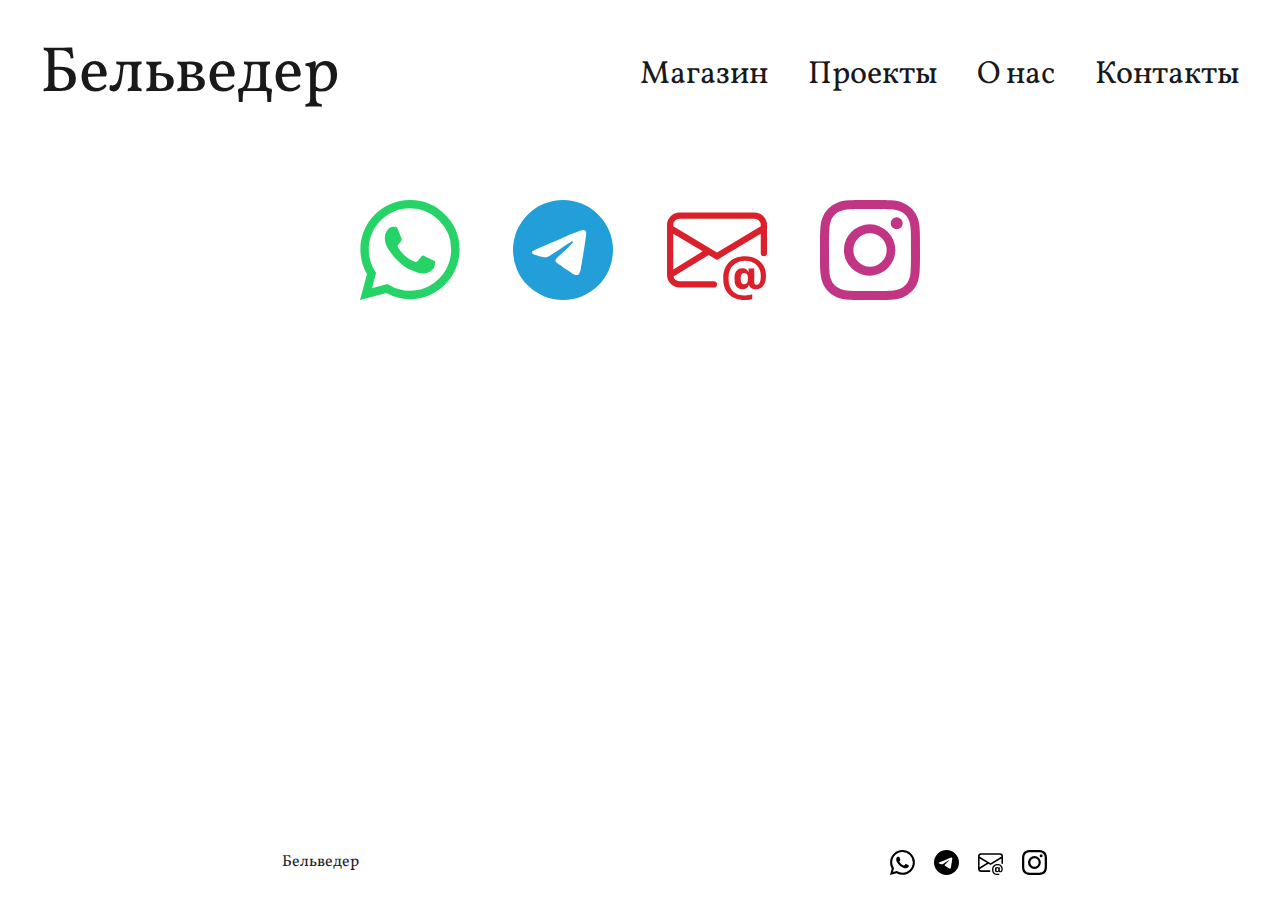
<file: contacts/index.html>
<!DOCTYPE html>
<html lang="ru">
<head>
  <meta charset="UTF-8">
  <title>Бельведер</title>
  <meta name="viewport" content="width=device-width, initial-scale=1.0">
  <link rel="icon" href="../img/icon/favicon16x16.png" sizes="16x16" type="image/png">
  <link rel="icon" href="../img/icon/favicon32x32.png" sizes="32x32" type="image/png">
  <!-- <link rel="manifest" href="../manifest.json"> -->
  <link rel="stylesheet" href="../css/reset.css">
  <link rel="stylesheet" href="../css/bootstrap.min.css">

  <link rel="stylesheet" href="../css/style.css">
</head>
<body>
  <div id="menu">
      <header class="header">
        <div class="logo"><a href="../index.html">Бельведер</a></div>
        <div class="wrapper">
          <nav class="navMenu">
            <ul>
              <li><a href="#" class="store">Магазин</a>
                <div class="" id="store">
                <ul>
                  <li><a href="../furniture/index.html" class="pp">Мебель</a></li>
                  <li><a href="../houseware/index.html" class="pp">Предметы быта</a></li>
                </ul>
              </div>
              </li>
              <li><a href="../project/index.html" class="things">Проекты</a></li>
              <li><a href="../about/index.html" class="">О нас</a></li>
              <li><a href="../contacts/index.html" class="">Контакты</a></li>
            </ul>
          </nav>
        </div>
        
        <div class="burger">
          <span></span>
        </div>
      </header>
  </div>

  <section id="contComp">
    <div class="container">
      <div class="row">
        <div class="col">
          <a href="https://wa.me/79663770220?text=Здравствуйте,">
            <svg xmlns="http://www.w3.org/2000/svg" width="100" height="100" fill="currentColor" class="bi bi-whatsapp" viewBox="0 0 16 16">
              <path d="M13.601 2.326A7.854 7.854 0 0 0 7.994 0C3.627 0 .068 3.558.064 7.926c0 1.399.366 2.76 1.057 3.965L0 16l4.204-1.102a7.933 7.933 0 0 0 3.79.965h.004c4.368 0 7.926-3.558 7.93-7.93A7.898 7.898 0 0 0 13.6 2.326zM7.994 14.521a6.573 6.573 0 0 1-3.356-.92l-.24-.144-2.494.654.666-2.433-.156-.251a6.56 6.56 0 0 1-1.007-3.505c0-3.626 2.957-6.584 6.591-6.584a6.56 6.56 0 0 1 4.66 1.931 6.557 6.557 0 0 1 1.928 4.66c-.004 3.639-2.961 6.592-6.592 6.592zm3.615-4.934c-.197-.099-1.17-.578-1.353-.646-.182-.065-.315-.099-.445.099-.133.197-.513.646-.627.775-.114.133-.232.148-.43.05-.197-.1-.836-.308-1.592-.985-.59-.525-.985-1.175-1.103-1.372-.114-.198-.011-.304.088-.403.087-.088.197-.232.296-.346.1-.114.133-.198.198-.33.065-.134.034-.248-.015-.347-.05-.099-.445-1.076-.612-1.47-.16-.389-.323-.335-.445-.34-.114-.007-.247-.007-.38-.007a.729.729 0 0 0-.529.247c-.182.198-.691.677-.691 1.654 0 .977.71 1.916.81 2.049.098.133 1.394 2.132 3.383 2.992.47.205.84.326 1.129.418.475.152.904.129 1.246.08.38-.058 1.171-.48 1.338-.943.164-.464.164-.86.114-.943-.049-.084-.182-.133-.38-.232z"/>
            </svg>

          </a>
        </div>
        <div class="col">
          <a href="https://www.t.me/+79663770220">
            <svg xmlns="http://www.w3.org/2000/svg" width="100" height="100" fill="currentColor" class="bi bi-telegram" viewBox="0 0 16 16">
              <path d="M16 8A8 8 0 1 1 0 8a8 8 0 0 1 16 0zM8.287 5.906c-.778.324-2.334.994-4.666 2.01-.378.15-.577.298-.595.442-.03.243.275.339.69.47l.175.055c.408.133.958.288 1.243.294.26.006.549-.1.868-.32 2.179-1.471 3.304-2.214 3.374-2.23.05-.012.12-.026.166.016.047.041.042.12.037.141-.03.129-1.227 1.241-1.846 1.817-.193.18-.33.307-.358.336a8.154 8.154 0 0 1-.188.186c-.38.366-.664.64.015 1.088.327.216.589.393.85.571.284.194.568.387.936.629.093.06.183.125.27.187.331.236.63.448.997.414.214-.02.435-.22.547-.82.265-1.417.786-4.486.906-5.751a1.426 1.426 0 0 0-.013-.315.337.337 0 0 0-.114-.217.526.526 0 0 0-.31-.093c-.3.005-.763.166-2.984 1.09z"/>
            </svg>
          </a>
        </div>
        <div class="col">
          <a href="mailto:Belvedere.online@yandex.ru&body=Здравствуйте, ?subject=Заказ мебели">
            <svg xmlns="http://www.w3.org/2000/svg" width="100" height="100" fill="currentColor" class="bi bi-envelope-at" viewBox="0 0 16 16">
              <path d="M2 2a2 2 0 0 0-2 2v8.01A2 2 0 0 0 2 14h5.5a.5.5 0 0 0 0-1H2a1 1 0 0 1-.966-.741l5.64-3.471L8 9.583l7-4.2V8.5a.5.5 0 0 0 1 0V4a2 2 0 0 0-2-2H2Zm3.708 6.208L1 11.105V5.383l4.708 2.825ZM1 4.217V4a1 1 0 0 1 1-1h12a1 1 0 0 1 1 1v.217l-7 4.2-7-4.2Z"/>
              <path d="M14.247 14.269c1.01 0 1.587-.857 1.587-2.025v-.21C15.834 10.43 14.64 9 12.52 9h-.035C10.42 9 9 10.36 9 12.432v.214C9 14.82 10.438 16 12.358 16h.044c.594 0 1.018-.074 1.237-.175v-.73c-.245.11-.673.18-1.18.18h-.044c-1.334 0-2.571-.788-2.571-2.655v-.157c0-1.657 1.058-2.724 2.64-2.724h.04c1.535 0 2.484 1.05 2.484 2.326v.118c0 .975-.324 1.39-.639 1.39-.232 0-.41-.148-.41-.42v-2.19h-.906v.569h-.03c-.084-.298-.368-.63-.954-.63-.778 0-1.259.555-1.259 1.4v.528c0 .892.49 1.434 1.26 1.434.471 0 .896-.227 1.014-.643h.043c.118.42.617.648 1.12.648Zm-2.453-1.588v-.227c0-.546.227-.791.573-.791.297 0 .572.192.572.708v.367c0 .573-.253.744-.564.744-.354 0-.581-.215-.581-.8Z"/>
            </svg>
          </a>
        </div>
        <div class="col">
          <a href="https://www.instagram.com/">
            <!-- <i class="bi bi-instagram"></i> -->
            <svg xmlns="http://www.w3.org/2000/svg" width="100" height="100" fill="currentColor" class="bi bi-instagram" viewBox="0 0 16 16">
              <path d="M8 0C5.829 0 5.556.01 4.703.048 3.85.088 3.269.222 2.76.42a3.917 3.917 0 0 0-1.417.923A3.927 3.927 0 0 0 .42 2.76C.222 3.268.087 3.85.048 4.7.01 5.555 0 5.827 0 8.001c0 2.172.01 2.444.048 3.297.04.852.174 1.433.372 1.942.205.526.478.972.923 1.417.444.445.89.719 1.416.923.51.198 1.09.333 1.942.372C5.555 15.99 5.827 16 8 16s2.444-.01 3.298-.048c.851-.04 1.434-.174 1.943-.372a3.916 3.916 0 0 0 1.416-.923c.445-.445.718-.891.923-1.417.197-.509.332-1.09.372-1.942C15.99 10.445 16 10.173 16 8s-.01-2.445-.048-3.299c-.04-.851-.175-1.433-.372-1.941a3.926 3.926 0 0 0-.923-1.417A3.911 3.911 0 0 0 13.24.42c-.51-.198-1.092-.333-1.943-.372C10.443.01 10.172 0 7.998 0h.003zm-.717 1.442h.718c2.136 0 2.389.007 3.232.046.78.035 1.204.166 1.486.275.373.145.64.319.92.599.28.28.453.546.598.92.11.281.24.705.275 1.485.039.843.047 1.096.047 3.231s-.008 2.389-.047 3.232c-.035.78-.166 1.203-.275 1.485a2.47 2.47 0 0 1-.599.919c-.28.28-.546.453-.92.598-.28.11-.704.24-1.485.276-.843.038-1.096.047-3.232.047s-2.39-.009-3.233-.047c-.78-.036-1.203-.166-1.485-.276a2.478 2.478 0 0 1-.92-.598 2.48 2.48 0 0 1-.6-.92c-.109-.281-.24-.705-.275-1.485-.038-.843-.046-1.096-.046-3.233 0-2.136.008-2.388.046-3.231.036-.78.166-1.204.276-1.486.145-.373.319-.64.599-.92.28-.28.546-.453.92-.598.282-.11.705-.24 1.485-.276.738-.034 1.024-.044 2.515-.045v.002zm4.988 1.328a.96.96 0 1 0 0 1.92.96.96 0 0 0 0-1.92zm-4.27 1.122a4.109 4.109 0 1 0 0 8.217 4.109 4.109 0 0 0 0-8.217zm0 1.441a2.667 2.667 0 1 1 0 5.334 2.667 2.667 0 0 1 0-5.334z"/>
            </svg>
          </a>
        </div>
      </div>
    </div>
      
  </section>

  <div id="footer" class="container-fluid text-center">
    <div class="row justify-content-center">
      <div class="col logoF ">
        <div class="">Бельведер</div>
      </div>
      <!-- <div class="col-auto adressF ">
        <div class="adress">+7 (921) 922 57 31<br>Санкт-Петербург, ул. Маяковского, д. 21</div>
      </div> -->
      <div class="col socF ">
        <div class="social">
          <!-- whats up -->
          <a href="https://wa.me/7XXXXXXXXXX?text=Здравствуйте,">
            <svg xmlns="http://www.w3.org/2000/svg" width="25" height="25" fill="currentColor" class="bi bi-whatsapp" viewBox="0 0 16 16">
              <path d="M13.601 2.326A7.854 7.854 0 0 0 7.994 0C3.627 0 .068 3.558.064 7.926c0 1.399.366 2.76 1.057 3.965L0 16l4.204-1.102a7.933 7.933 0 0 0 3.79.965h.004c4.368 0 7.926-3.558 7.93-7.93A7.898 7.898 0 0 0 13.6 2.326zM7.994 14.521a6.573 6.573 0 0 1-3.356-.92l-.24-.144-2.494.654.666-2.433-.156-.251a6.56 6.56 0 0 1-1.007-3.505c0-3.626 2.957-6.584 6.591-6.584a6.56 6.56 0 0 1 4.66 1.931 6.557 6.557 0 0 1 1.928 4.66c-.004 3.639-2.961 6.592-6.592 6.592zm3.615-4.934c-.197-.099-1.17-.578-1.353-.646-.182-.065-.315-.099-.445.099-.133.197-.513.646-.627.775-.114.133-.232.148-.43.05-.197-.1-.836-.308-1.592-.985-.59-.525-.985-1.175-1.103-1.372-.114-.198-.011-.304.088-.403.087-.088.197-.232.296-.346.1-.114.133-.198.198-.33.065-.134.034-.248-.015-.347-.05-.099-.445-1.076-.612-1.47-.16-.389-.323-.335-.445-.34-.114-.007-.247-.007-.38-.007a.729.729 0 0 0-.529.247c-.182.198-.691.677-.691 1.654 0 .977.71 1.916.81 2.049.098.133 1.394 2.132 3.383 2.992.47.205.84.326 1.129.418.475.152.904.129 1.246.08.38-.058 1.171-.48 1.338-.943.164-.464.164-.86.114-.943-.049-.084-.182-.133-.38-.232z"/>
            </svg>
          </a>
          <!-- telegram -->
          <a href="https://www.t.me/+79663770220">
            <svg xmlns="http://www.w3.org/2000/svg" width="25" height="25" fill="currentColor" class="bi bi-telegram" viewBox="0 0 16 16">
              <path d="M16 8A8 8 0 1 1 0 8a8 8 0 0 1 16 0zM8.287 5.906c-.778.324-2.334.994-4.666 2.01-.378.15-.577.298-.595.442-.03.243.275.339.69.47l.175.055c.408.133.958.288 1.243.294.26.006.549-.1.868-.32 2.179-1.471 3.304-2.214 3.374-2.23.05-.012.12-.026.166.016.047.041.042.12.037.141-.03.129-1.227 1.241-1.846 1.817-.193.18-.33.307-.358.336a8.154 8.154 0 0 1-.188.186c-.38.366-.664.64.015 1.088.327.216.589.393.85.571.284.194.568.387.936.629.093.06.183.125.27.187.331.236.63.448.997.414.214-.02.435-.22.547-.82.265-1.417.786-4.486.906-5.751a1.426 1.426 0 0 0-.013-.315.337.337 0 0 0-.114-.217.526.526 0 0 0-.31-.093c-.3.005-.763.166-2.984 1.09z"/>
            </svg>
          </a>
           <!-- mail Belvedere.online@yandex.ru -->
          <a href="mailto:Belvedere.online@yandex.ru&body=Здравствуйте,?subject=Заказ мебели">
            <svg xmlns="http://www.w3.org/2000/svg" width="25" height="25" fill="currentColor" class="bi bi-envelope-at" viewBox="0 0 16 16">
              <path d="M2 2a2 2 0 0 0-2 2v8.01A2 2 0 0 0 2 14h5.5a.5.5 0 0 0 0-1H2a1 1 0 0 1-.966-.741l5.64-3.471L8 9.583l7-4.2V8.5a.5.5 0 0 0 1 0V4a2 2 0 0 0-2-2H2Zm3.708 6.208L1 11.105V5.383l4.708 2.825ZM1 4.217V4a1 1 0 0 1 1-1h12a1 1 0 0 1 1 1v.217l-7 4.2-7-4.2Z"/>
              <path d="M14.247 14.269c1.01 0 1.587-.857 1.587-2.025v-.21C15.834 10.43 14.64 9 12.52 9h-.035C10.42 9 9 10.36 9 12.432v.214C9 14.82 10.438 16 12.358 16h.044c.594 0 1.018-.074 1.237-.175v-.73c-.245.11-.673.18-1.18.18h-.044c-1.334 0-2.571-.788-2.571-2.655v-.157c0-1.657 1.058-2.724 2.64-2.724h.04c1.535 0 2.484 1.05 2.484 2.326v.118c0 .975-.324 1.39-.639 1.39-.232 0-.41-.148-.41-.42v-2.19h-.906v.569h-.03c-.084-.298-.368-.63-.954-.63-.778 0-1.259.555-1.259 1.4v.528c0 .892.49 1.434 1.26 1.434.471 0 .896-.227 1.014-.643h.043c.118.42.617.648 1.12.648Zm-2.453-1.588v-.227c0-.546.227-.791.573-.791.297 0 .572.192.572.708v.367c0 .573-.253.744-.564.744-.354 0-.581-.215-.581-.8Z"/>
            </svg>
          </a>
          <!-- inst -->
          <a href="www.instagram.com/">
            <svg xmlns="http://www.w3.org/2000/svg" width="25" height="25" fill="currentColor" class="bi bi-instagram" viewBox="0 0 16 16">
              <path d="M8 0C5.829 0 5.556.01 4.703.048 3.85.088 3.269.222 2.76.42a3.917 3.917 0 0 0-1.417.923A3.927 3.927 0 0 0 .42 2.76C.222 3.268.087 3.85.048 4.7.01 5.555 0 5.827 0 8.001c0 2.172.01 2.444.048 3.297.04.852.174 1.433.372 1.942.205.526.478.972.923 1.417.444.445.89.719 1.416.923.51.198 1.09.333 1.942.372C5.555 15.99 5.827 16 8 16s2.444-.01 3.298-.048c.851-.04 1.434-.174 1.943-.372a3.916 3.916 0 0 0 1.416-.923c.445-.445.718-.891.923-1.417.197-.509.332-1.09.372-1.942C15.99 10.445 16 10.173 16 8s-.01-2.445-.048-3.299c-.04-.851-.175-1.433-.372-1.941a3.926 3.926 0 0 0-.923-1.417A3.911 3.911 0 0 0 13.24.42c-.51-.198-1.092-.333-1.943-.372C10.443.01 10.172 0 7.998 0h.003zm-.717 1.442h.718c2.136 0 2.389.007 3.232.046.78.035 1.204.166 1.486.275.373.145.64.319.92.599.28.28.453.546.598.92.11.281.24.705.275 1.485.039.843.047 1.096.047 3.231s-.008 2.389-.047 3.232c-.035.78-.166 1.203-.275 1.485a2.47 2.47 0 0 1-.599.919c-.28.28-.546.453-.92.598-.28.11-.704.24-1.485.276-.843.038-1.096.047-3.232.047s-2.39-.009-3.233-.047c-.78-.036-1.203-.166-1.485-.276a2.478 2.478 0 0 1-.92-.598 2.48 2.48 0 0 1-.6-.92c-.109-.281-.24-.705-.275-1.485-.038-.843-.046-1.096-.046-3.233 0-2.136.008-2.388.046-3.231.036-.78.166-1.204.276-1.486.145-.373.319-.64.599-.92.28-.28.546-.453.92-.598.282-.11.705-.24 1.485-.276.738-.034 1.024-.044 2.515-.045v.002zm4.988 1.328a.96.96 0 1 0 0 1.92.96.96 0 0 0 0-1.92zm-4.27 1.122a4.109 4.109 0 1 0 0 8.217 4.109 4.109 0 0 0 0-8.217zm0 1.441a2.667 2.667 0 1 1 0 5.334 2.667 2.667 0 0 1 0-5.334z"/>
            </svg>
          </a>

        </div>
      </div>
      
    </div>
  </div>
  
  <script src="../js/bootstrap.min.js"></script> 
  <script type="text/javascript" src="../js/script.js"></script>
</body>
</html>
</file>
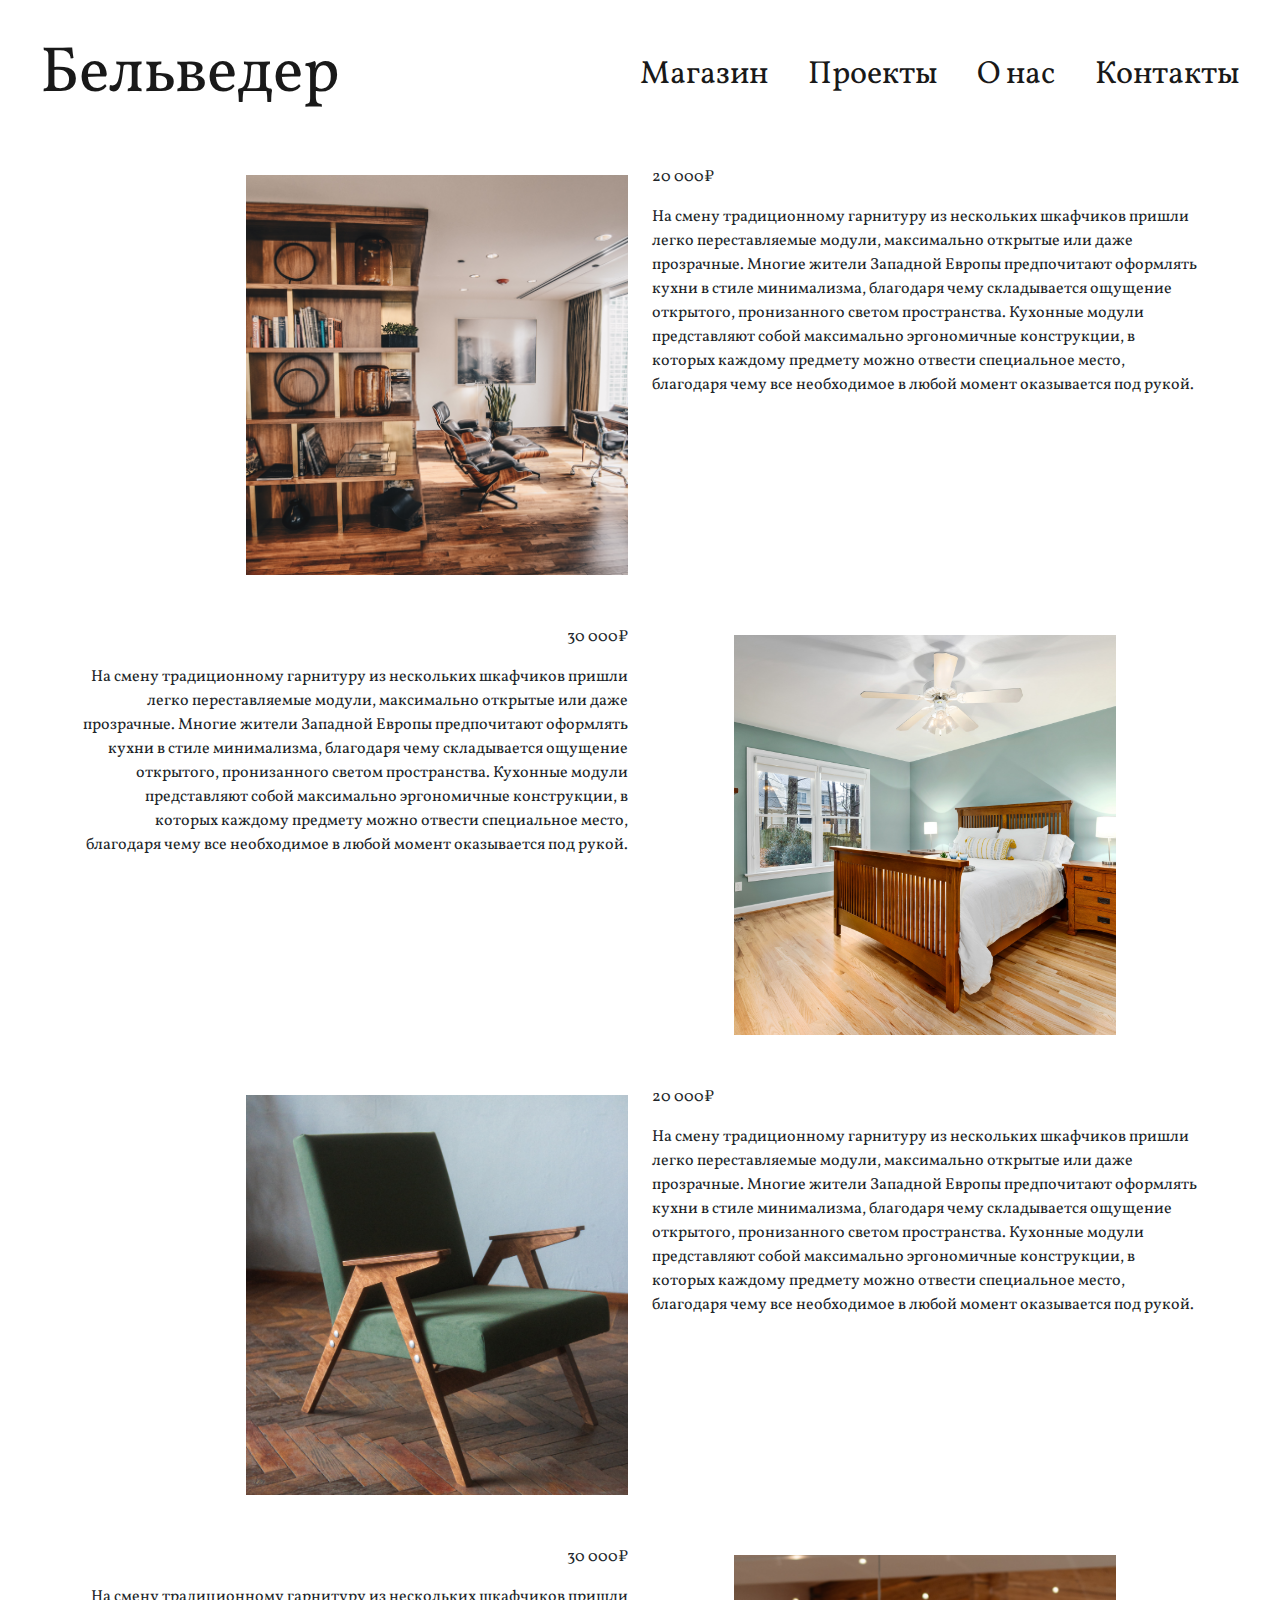
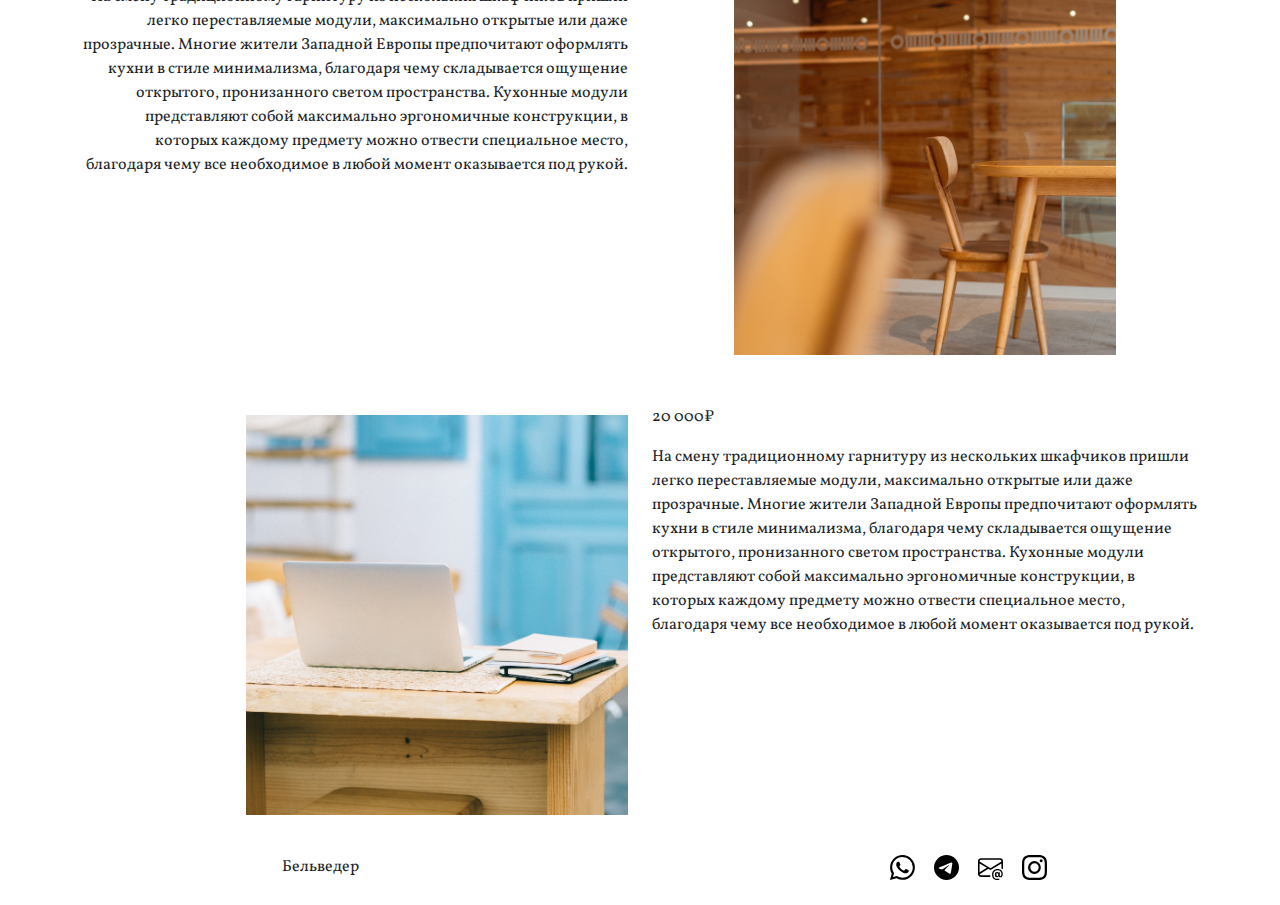
<file: furniture/index.html>
<!DOCTYPE html>
<html lang="ru">
<head>
  <meta name="author" content="Tatiana Tishchenko @TTishchenko">
  <meta charset="UTF-8">
  <title>Бельведер</title>
  <meta name="viewport" content="width=device-width, initial-scale=1.0">
  <link rel="icon" href="../img/icon/favicon16x16.png" sizes="16x16" type="image/png">
  <link rel="icon" href="../img/icon/favicon32x32.png" sizes="32x32" type="image/png">
  <!-- <link rel="manifest" href="../manifest.json"> -->
  <link rel="stylesheet" href="../css/reset.css">
  <link rel="stylesheet" href="../css/bootstrap.min.css">

  <link rel="stylesheet" href="../css/style.css">
  <link rel="stylesheet" href="../css/furniture.css">
</head>
<body>
  <div id="menu">
      <header class="header">
        <div class="logo"><a href="../index.html">Бельведер</a></div>
        <div class="wrapper">
          <nav class="navMenu">
            <ul>
              <li><a href="#" class="store">Магазин</a>
                <div class="" id="store">
                <ul>
                  <li><a href="../furniture/index.html" class="pp">Мебель</a></li>
                  <li><a href="../houseware/index.html" class="pp">Предметы быта</a></li>
                </ul>
              </div>
              </li>
              <li><a href="../project/index.html" class="things">Проекты</a></li>
              <li><a href="../about/index.html" class="">О нас</a></li>
              <li><a href="../contacts/index.html" class="">Контакты</a></li>
            </ul>
          </nav>
        </div>
        
        <div class="burger">
          <span></span>
        </div>
      </header>
  </div>

  <section id="mainSection">

    <div class="container text-center">
      <div class="row">
        <div class="col colToRow ">
          <div class="imgWrapper qwerty">
            <img src="../img/furniture1.jpeg" alt="">
          </div>
        </div>
        <div class="col colToRow ">
          <p class="text-start">20 000₽</p>
          <p class="text-start">На смену традиционному гарнитуру из нескольких шкафчиков пришли легко переставляемые модули, максимально открытые или даже прозрачные. Многие жители Западной Европы предпочитают оформлять кухни в стиле минимализма, благодаря чему складывается ощущение открытого, пронизанного светом пространства. Кухонные модули представляют собой максимально эргономичные конструкции, в которых каждому предмету можно отвести специальное место, благодаря чему все необходимое в любой момент оказывается под рукой.</p>
        </div>
      </div>

      <div class="row">
        <div class="col colToRow textLeft">
          <p class="text-end">30 000₽</p>
          <p class="text-end">На смену традиционному гарнитуру из нескольких шкафчиков пришли легко переставляемые модули, максимально открытые или даже прозрачные. Многие жители Западной Европы предпочитают оформлять кухни в стиле минимализма, благодаря чему складывается ощущение открытого, пронизанного светом пространства. Кухонные модули представляют собой максимально эргономичные конструкции, в которых каждому предмету можно отвести специальное место, благодаря чему все необходимое в любой момент оказывается под рукой.</p>
        </div>
        <div class="col colToRow ">
          <div class="imgWrapper">
            <img src="../img/furniture2.jpeg" alt="">
          </div>
        </div>
      </div>

      <div class="row">
        <div class="col colToRow ">
          <div class="imgWrapper qwerty">
            <img src="../img/furniture3.jpeg" alt="">
          </div>
        </div>
        <div class="col colToRow ">
          <p class="text-start">20 000₽</p>
          <p class="text-start">На смену традиционному гарнитуру из нескольких шкафчиков пришли легко переставляемые модули, максимально открытые или даже прозрачные. Многие жители Западной Европы предпочитают оформлять кухни в стиле минимализма, благодаря чему складывается ощущение открытого, пронизанного светом пространства. Кухонные модули представляют собой максимально эргономичные конструкции, в которых каждому предмету можно отвести специальное место, благодаря чему все необходимое в любой момент оказывается под рукой.</p>
        </div>
      </div>

      <div class="row">
        <div class="col colToRow textLeft">
          <p class="text-end">30 000₽</p>
          <p class="text-end">На смену традиционному гарнитуру из нескольких шкафчиков пришли легко переставляемые модули, максимально открытые или даже прозрачные. Многие жители Западной Европы предпочитают оформлять кухни в стиле минимализма, благодаря чему складывается ощущение открытого, пронизанного светом пространства. Кухонные модули представляют собой максимально эргономичные конструкции, в которых каждому предмету можно отвести специальное место, благодаря чему все необходимое в любой момент оказывается под рукой.</p>
        </div>
        <div class="col colToRow ">
          <div class="imgWrapper">
            <img src="../img/furniture4.jpeg" alt="">
          </div>
        </div>
      </div>

      <div class="row">
        <div class="col colToRow ">
          <div class="imgWrapper qwerty">
            <img src="../img/furniture5.jpeg" alt="">
          </div>
        </div>
        <div class="col colToRow ">
          <p class="text-start">20 000₽</p>
          <p class="text-start">На смену традиционному гарнитуру из нескольких шкафчиков пришли легко переставляемые модули, максимально открытые или даже прозрачные. Многие жители Западной Европы предпочитают оформлять кухни в стиле минимализма, благодаря чему складывается ощущение открытого, пронизанного светом пространства. Кухонные модули представляют собой максимально эргономичные конструкции, в которых каждому предмету можно отвести специальное место, благодаря чему все необходимое в любой момент оказывается под рукой.</p>
        </div>
      </div>
    </div>
  </section>

  <div id="footer" class="container-fluid text-center">
    <div class="row justify-content-center">
      <div class="col logoF ">
        <div class="">Бельведер</div>
      </div>
      <!-- <div class="col-auto adressF ">
        <div class="adress">+7 (921) 922 57 31<br>Санкт-Петербург, ул. Маяковского, д. 21</div>
      </div> -->
      <div class="col socF ">
        <div class="social">
          <!-- whats up -->
          <a href="https://wa.me/79663770220?text=Здравствуйте,">
            <svg xmlns="http://www.w3.org/2000/svg" width="25" height="25" fill="currentColor" class="bi bi-whatsapp" viewBox="0 0 16 16">
              <path d="M13.601 2.326A7.854 7.854 0 0 0 7.994 0C3.627 0 .068 3.558.064 7.926c0 1.399.366 2.76 1.057 3.965L0 16l4.204-1.102a7.933 7.933 0 0 0 3.79.965h.004c4.368 0 7.926-3.558 7.93-7.93A7.898 7.898 0 0 0 13.6 2.326zM7.994 14.521a6.573 6.573 0 0 1-3.356-.92l-.24-.144-2.494.654.666-2.433-.156-.251a6.56 6.56 0 0 1-1.007-3.505c0-3.626 2.957-6.584 6.591-6.584a6.56 6.56 0 0 1 4.66 1.931 6.557 6.557 0 0 1 1.928 4.66c-.004 3.639-2.961 6.592-6.592 6.592zm3.615-4.934c-.197-.099-1.17-.578-1.353-.646-.182-.065-.315-.099-.445.099-.133.197-.513.646-.627.775-.114.133-.232.148-.43.05-.197-.1-.836-.308-1.592-.985-.59-.525-.985-1.175-1.103-1.372-.114-.198-.011-.304.088-.403.087-.088.197-.232.296-.346.1-.114.133-.198.198-.33.065-.134.034-.248-.015-.347-.05-.099-.445-1.076-.612-1.47-.16-.389-.323-.335-.445-.34-.114-.007-.247-.007-.38-.007a.729.729 0 0 0-.529.247c-.182.198-.691.677-.691 1.654 0 .977.71 1.916.81 2.049.098.133 1.394 2.132 3.383 2.992.47.205.84.326 1.129.418.475.152.904.129 1.246.08.38-.058 1.171-.48 1.338-.943.164-.464.164-.86.114-.943-.049-.084-.182-.133-.38-.232z"/>
            </svg>
          </a>
          <!-- telegram -->
          <a href="https://www.t.me/+79663770220">
            <svg xmlns="http://www.w3.org/2000/svg" width="25" height="25" fill="currentColor" class="bi bi-telegram" viewBox="0 0 16 16">
              <path d="M16 8A8 8 0 1 1 0 8a8 8 0 0 1 16 0zM8.287 5.906c-.778.324-2.334.994-4.666 2.01-.378.15-.577.298-.595.442-.03.243.275.339.69.47l.175.055c.408.133.958.288 1.243.294.26.006.549-.1.868-.32 2.179-1.471 3.304-2.214 3.374-2.23.05-.012.12-.026.166.016.047.041.042.12.037.141-.03.129-1.227 1.241-1.846 1.817-.193.18-.33.307-.358.336a8.154 8.154 0 0 1-.188.186c-.38.366-.664.64.015 1.088.327.216.589.393.85.571.284.194.568.387.936.629.093.06.183.125.27.187.331.236.63.448.997.414.214-.02.435-.22.547-.82.265-1.417.786-4.486.906-5.751a1.426 1.426 0 0 0-.013-.315.337.337 0 0 0-.114-.217.526.526 0 0 0-.31-.093c-.3.005-.763.166-2.984 1.09z"/>
            </svg>
          </a>
           <!-- mail Belvedere.online@yandex.ru -->
          <a href="mailto:Belvedere.online@yandex.ru&body=Здравствуйте,?subject=Заказ мебели">
            <svg xmlns="http://www.w3.org/2000/svg" width="25" height="25" fill="currentColor" class="bi bi-envelope-at" viewBox="0 0 16 16">
              <path d="M2 2a2 2 0 0 0-2 2v8.01A2 2 0 0 0 2 14h5.5a.5.5 0 0 0 0-1H2a1 1 0 0 1-.966-.741l5.64-3.471L8 9.583l7-4.2V8.5a.5.5 0 0 0 1 0V4a2 2 0 0 0-2-2H2Zm3.708 6.208L1 11.105V5.383l4.708 2.825ZM1 4.217V4a1 1 0 0 1 1-1h12a1 1 0 0 1 1 1v.217l-7 4.2-7-4.2Z"/>
              <path d="M14.247 14.269c1.01 0 1.587-.857 1.587-2.025v-.21C15.834 10.43 14.64 9 12.52 9h-.035C10.42 9 9 10.36 9 12.432v.214C9 14.82 10.438 16 12.358 16h.044c.594 0 1.018-.074 1.237-.175v-.73c-.245.11-.673.18-1.18.18h-.044c-1.334 0-2.571-.788-2.571-2.655v-.157c0-1.657 1.058-2.724 2.64-2.724h.04c1.535 0 2.484 1.05 2.484 2.326v.118c0 .975-.324 1.39-.639 1.39-.232 0-.41-.148-.41-.42v-2.19h-.906v.569h-.03c-.084-.298-.368-.63-.954-.63-.778 0-1.259.555-1.259 1.4v.528c0 .892.49 1.434 1.26 1.434.471 0 .896-.227 1.014-.643h.043c.118.42.617.648 1.12.648Zm-2.453-1.588v-.227c0-.546.227-.791.573-.791.297 0 .572.192.572.708v.367c0 .573-.253.744-.564.744-.354 0-.581-.215-.581-.8Z"/>
            </svg>
          </a>
          <!-- inst -->
          <a href="https://www.instagram.com/">
            <svg xmlns="http://www.w3.org/2000/svg" width="25" height="25" fill="currentColor" class="bi bi-instagram" viewBox="0 0 16 16">
              <path d="M8 0C5.829 0 5.556.01 4.703.048 3.85.088 3.269.222 2.76.42a3.917 3.917 0 0 0-1.417.923A3.927 3.927 0 0 0 .42 2.76C.222 3.268.087 3.85.048 4.7.01 5.555 0 5.827 0 8.001c0 2.172.01 2.444.048 3.297.04.852.174 1.433.372 1.942.205.526.478.972.923 1.417.444.445.89.719 1.416.923.51.198 1.09.333 1.942.372C5.555 15.99 5.827 16 8 16s2.444-.01 3.298-.048c.851-.04 1.434-.174 1.943-.372a3.916 3.916 0 0 0 1.416-.923c.445-.445.718-.891.923-1.417.197-.509.332-1.09.372-1.942C15.99 10.445 16 10.173 16 8s-.01-2.445-.048-3.299c-.04-.851-.175-1.433-.372-1.941a3.926 3.926 0 0 0-.923-1.417A3.911 3.911 0 0 0 13.24.42c-.51-.198-1.092-.333-1.943-.372C10.443.01 10.172 0 7.998 0h.003zm-.717 1.442h.718c2.136 0 2.389.007 3.232.046.78.035 1.204.166 1.486.275.373.145.64.319.92.599.28.28.453.546.598.92.11.281.24.705.275 1.485.039.843.047 1.096.047 3.231s-.008 2.389-.047 3.232c-.035.78-.166 1.203-.275 1.485a2.47 2.47 0 0 1-.599.919c-.28.28-.546.453-.92.598-.28.11-.704.24-1.485.276-.843.038-1.096.047-3.232.047s-2.39-.009-3.233-.047c-.78-.036-1.203-.166-1.485-.276a2.478 2.478 0 0 1-.92-.598 2.48 2.48 0 0 1-.6-.92c-.109-.281-.24-.705-.275-1.485-.038-.843-.046-1.096-.046-3.233 0-2.136.008-2.388.046-3.231.036-.78.166-1.204.276-1.486.145-.373.319-.64.599-.92.28-.28.546-.453.92-.598.282-.11.705-.24 1.485-.276.738-.034 1.024-.044 2.515-.045v.002zm4.988 1.328a.96.96 0 1 0 0 1.92.96.96 0 0 0 0-1.92zm-4.27 1.122a4.109 4.109 0 1 0 0 8.217 4.109 4.109 0 0 0 0-8.217zm0 1.441a2.667 2.667 0 1 1 0 5.334 2.667 2.667 0 0 1 0-5.334z"/>
            </svg>
          </a>

        </div>
      </div>
      
    </div>
  </div>
  
  <script src="../js/bootstrap.min.js"></script> 
  <script type="text/javascript" src="../js/script.js"></script>
  <script type="text/javascript" src="../js/furniture.js"></script>
</body>
</html>
</file>
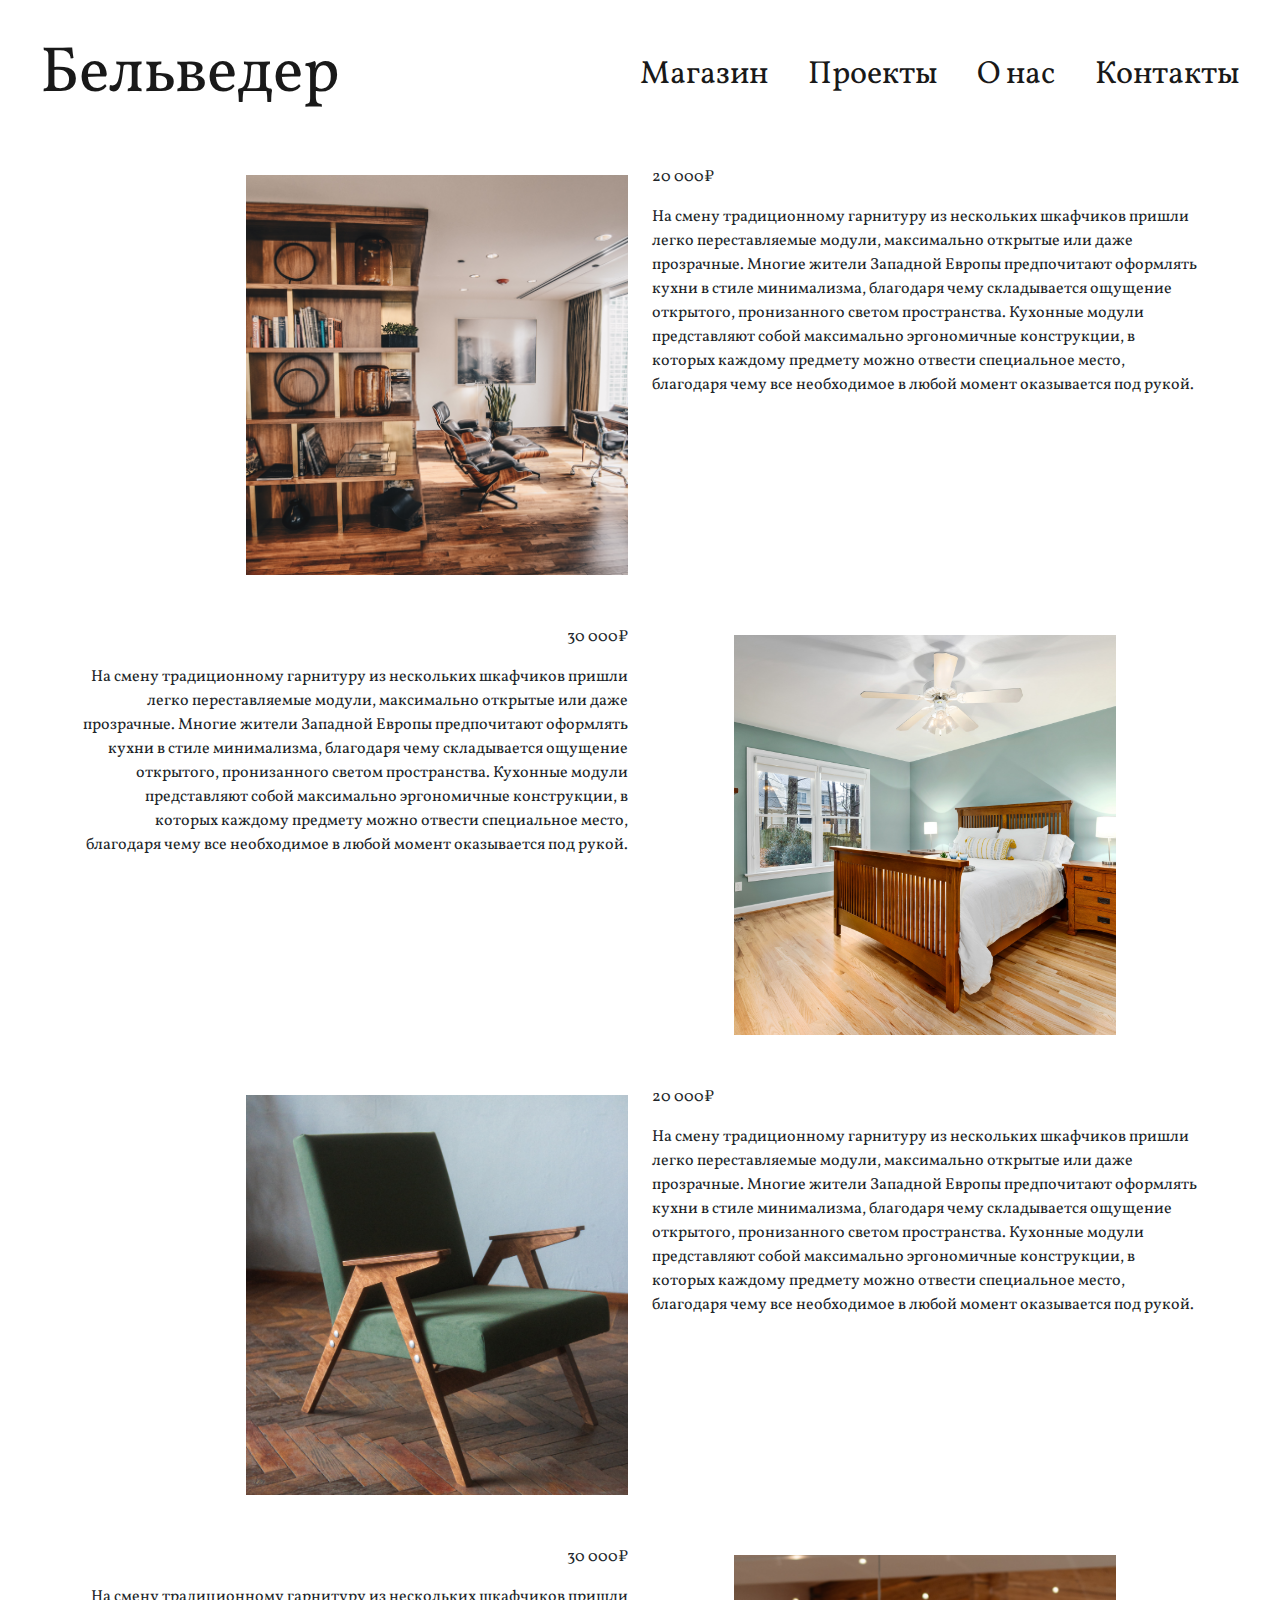
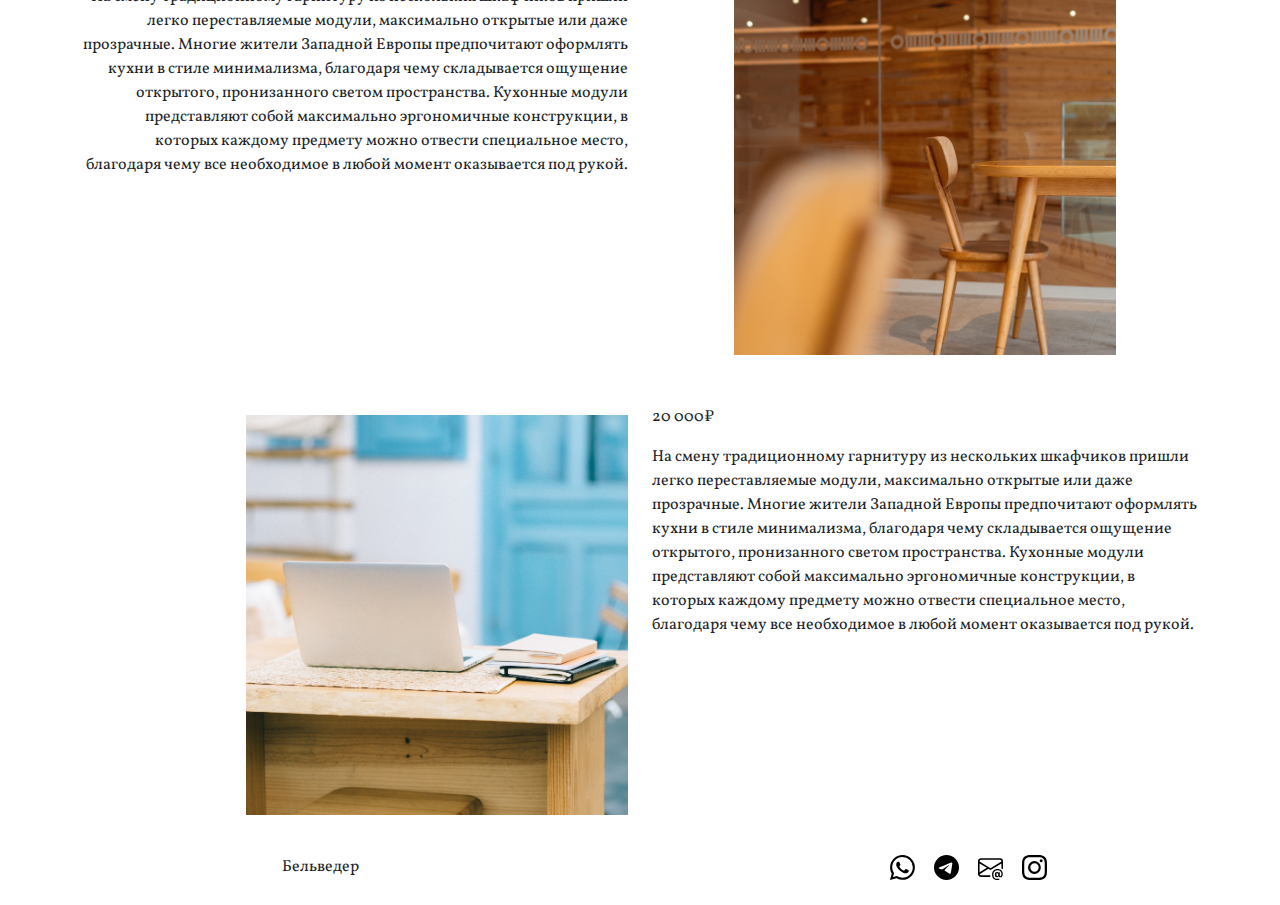
<file: houseware/index.html>
<!DOCTYPE html>
<html lang="ru">
<head>
  <meta charset="UTF-8">
  <title>Бельведер</title>
  <meta name="viewport" content="width=device-width, initial-scale=1.0">
  <link rel="icon" href="../img/icon/favicon16x16.png" sizes="16x16" type="image/png">
  <link rel="icon" href="../img/icon/favicon32x32.png" sizes="32x32" type="image/png">
  <!-- <link rel="manifest" href="../manifest.json"> -->
  <link rel="stylesheet" href="../css/reset.css">
  <link rel="stylesheet" href="../css/bootstrap.min.css">

  <link rel="stylesheet" href="../css/style.css">
  <link rel="stylesheet" href="../css/furniture.css">
</head>
<body>
  <div id="menu">
      <header class="header">
        <div class="logo"><a href="../index.html">Бельведер</a></div>
        <div class="wrapper">
          <nav class="navMenu">
            <ul>
              <li><a href="#" class="store">Магазин</a>
                <div class="" id="store">
                <ul>
                  <li><a href="../furniture/index.html" class="pp">Мебель</a></li>
                  <li><a href="../houseware/index.html" class="pp">Предметы быта</a></li>
                </ul>
              </div>
              </li>
              <li><a href="../project/index.html" class="things">Проекты</a></li>
              <li><a href="../about/index.html" class="">О нас</a></li>
              <li><a href="../contacts/index.html" class="">Контакты</a></li>
            </ul>
          </nav>
        </div>
        
        <div class="burger">
          <span></span>
        </div>
      </header>
  </div>

  
  <section id="mainSection">

    <div class="container text-center">
      <div class="row">
        <div class="col colToRow ">
          <div class="imgWrapper qwerty">
            <img src="../img/houseware1.jpeg" alt="">
          </div>
        </div>
        <div class="col colToRow ">
          <p class="text-start">20 000₽</p>
          <p class="text-start">На смену традиционному гарнитуру из нескольких шкафчиков пришли легко переставляемые модули, максимально открытые или даже прозрачные. Многие жители Западной Европы предпочитают оформлять кухни в стиле минимализма, благодаря чему складывается ощущение открытого, пронизанного светом пространства. Кухонные модули представляют собой максимально эргономичные конструкции, в которых каждому предмету можно отвести специальное место, благодаря чему все необходимое в любой момент оказывается под рукой.</p>
        </div>
      </div>

      <div class="row">
        <div class="col colToRow textLeft">
          <p class="text-end">30 000₽</p>
          <p class="text-end">На смену традиционному гарнитуру из нескольких шкафчиков пришли легко переставляемые модули, максимально открытые или даже прозрачные. Многие жители Западной Европы предпочитают оформлять кухни в стиле минимализма, благодаря чему складывается ощущение открытого, пронизанного светом пространства. Кухонные модули представляют собой максимально эргономичные конструкции, в которых каждому предмету можно отвести специальное место, благодаря чему все необходимое в любой момент оказывается под рукой.</p>
        </div>
        <div class="col colToRow ">
          <div class="imgWrapper">
            <img src="../img/houseware2.jpeg" alt="">
          </div>
        </div>
      </div>

      <div class="row">
        <div class="col colToRow ">
          <div class="imgWrapper qwerty">
            <img src="../img/houseware3.jpeg" alt="">
          </div>
        </div>
        <div class="col colToRow ">
          <p class="text-start">20 000₽</p>
          <p class="text-start">На смену традиционному гарнитуру из нескольких шкафчиков пришли легко переставляемые модули, максимально открытые или даже прозрачные. Многие жители Западной Европы предпочитают оформлять кухни в стиле минимализма, благодаря чему складывается ощущение открытого, пронизанного светом пространства. Кухонные модули представляют собой максимально эргономичные конструкции, в которых каждому предмету можно отвести специальное место, благодаря чему все необходимое в любой момент оказывается под рукой.</p>
        </div>
      </div>

      <div class="row">
        <div class="col colToRow textLeft">
          <p class="text-end">30 000₽</p>
          <p class="text-end">На смену традиционному гарнитуру из нескольких шкафчиков пришли легко переставляемые модули, максимально открытые или даже прозрачные. Многие жители Западной Европы предпочитают оформлять кухни в стиле минимализма, благодаря чему складывается ощущение открытого, пронизанного светом пространства. Кухонные модули представляют собой максимально эргономичные конструкции, в которых каждому предмету можно отвести специальное место, благодаря чему все необходимое в любой момент оказывается под рукой.</p>
        </div>
        <div class="col colToRow ">
          <div class="imgWrapper">
            <img src="../img/houseware4.jpeg" alt="">
          </div>
        </div>
      </div>

      <div class="row">
        <div class="col colToRow ">
          <div class="imgWrapper qwerty">
            <img src="../img/houseware5.jpeg" alt="">
          </div>
        </div>
        <div class="col colToRow ">
          <p class="text-start">20 000₽</p>
          <p class="text-start">На смену традиционному гарнитуру из нескольких шкафчиков пришли легко переставляемые модули, максимально открытые или даже прозрачные. Многие жители Западной Европы предпочитают оформлять кухни в стиле минимализма, благодаря чему складывается ощущение открытого, пронизанного светом пространства. Кухонные модули представляют собой максимально эргономичные конструкции, в которых каждому предмету можно отвести специальное место, благодаря чему все необходимое в любой момент оказывается под рукой.</p>
        </div>
      </div>
    </div>
  </section>

  <div id="footer" class="container-fluid text-center">
    <div class="row justify-content-center">
      <div class="col logoF ">
        <div class="">Бельведер</div>
      </div>
      <!-- <div class="col-auto adressF ">
        <div class="adress">+7 (921) 922 57 31<br>Санкт-Петербург, ул. Маяковского, д. 21</div>
      </div> -->
      <div class="col socF ">
        <div class="social">
          <!-- whats up -->
          <a href="https://wa.me/79663770220?text=Здравствуйте,">
            <svg xmlns="http://www.w3.org/2000/svg" width="25" height="25" fill="currentColor" class="bi bi-whatsapp" viewBox="0 0 16 16">
              <path d="M13.601 2.326A7.854 7.854 0 0 0 7.994 0C3.627 0 .068 3.558.064 7.926c0 1.399.366 2.76 1.057 3.965L0 16l4.204-1.102a7.933 7.933 0 0 0 3.79.965h.004c4.368 0 7.926-3.558 7.93-7.93A7.898 7.898 0 0 0 13.6 2.326zM7.994 14.521a6.573 6.573 0 0 1-3.356-.92l-.24-.144-2.494.654.666-2.433-.156-.251a6.56 6.56 0 0 1-1.007-3.505c0-3.626 2.957-6.584 6.591-6.584a6.56 6.56 0 0 1 4.66 1.931 6.557 6.557 0 0 1 1.928 4.66c-.004 3.639-2.961 6.592-6.592 6.592zm3.615-4.934c-.197-.099-1.17-.578-1.353-.646-.182-.065-.315-.099-.445.099-.133.197-.513.646-.627.775-.114.133-.232.148-.43.05-.197-.1-.836-.308-1.592-.985-.59-.525-.985-1.175-1.103-1.372-.114-.198-.011-.304.088-.403.087-.088.197-.232.296-.346.1-.114.133-.198.198-.33.065-.134.034-.248-.015-.347-.05-.099-.445-1.076-.612-1.47-.16-.389-.323-.335-.445-.34-.114-.007-.247-.007-.38-.007a.729.729 0 0 0-.529.247c-.182.198-.691.677-.691 1.654 0 .977.71 1.916.81 2.049.098.133 1.394 2.132 3.383 2.992.47.205.84.326 1.129.418.475.152.904.129 1.246.08.38-.058 1.171-.48 1.338-.943.164-.464.164-.86.114-.943-.049-.084-.182-.133-.38-.232z"/>
            </svg>
          </a>
          <!-- telegram -->
          <a href="https://www.t.me/+79663770220">
            <svg xmlns="http://www.w3.org/2000/svg" width="25" height="25" fill="currentColor" class="bi bi-telegram" viewBox="0 0 16 16">
              <path d="M16 8A8 8 0 1 1 0 8a8 8 0 0 1 16 0zM8.287 5.906c-.778.324-2.334.994-4.666 2.01-.378.15-.577.298-.595.442-.03.243.275.339.69.47l.175.055c.408.133.958.288 1.243.294.26.006.549-.1.868-.32 2.179-1.471 3.304-2.214 3.374-2.23.05-.012.12-.026.166.016.047.041.042.12.037.141-.03.129-1.227 1.241-1.846 1.817-.193.18-.33.307-.358.336a8.154 8.154 0 0 1-.188.186c-.38.366-.664.64.015 1.088.327.216.589.393.85.571.284.194.568.387.936.629.093.06.183.125.27.187.331.236.63.448.997.414.214-.02.435-.22.547-.82.265-1.417.786-4.486.906-5.751a1.426 1.426 0 0 0-.013-.315.337.337 0 0 0-.114-.217.526.526 0 0 0-.31-.093c-.3.005-.763.166-2.984 1.09z"/>
            </svg>
          </a>
           <!-- mail Belvedere.online@yandex.ru -->
          <a href="mailto:Belvedere.online@yandex.ru&body=Здравствуйте,?subject=Заказ мебели">
            <svg xmlns="http://www.w3.org/2000/svg" width="25" height="25" fill="currentColor" class="bi bi-envelope-at" viewBox="0 0 16 16">
              <path d="M2 2a2 2 0 0 0-2 2v8.01A2 2 0 0 0 2 14h5.5a.5.5 0 0 0 0-1H2a1 1 0 0 1-.966-.741l5.64-3.471L8 9.583l7-4.2V8.5a.5.5 0 0 0 1 0V4a2 2 0 0 0-2-2H2Zm3.708 6.208L1 11.105V5.383l4.708 2.825ZM1 4.217V4a1 1 0 0 1 1-1h12a1 1 0 0 1 1 1v.217l-7 4.2-7-4.2Z"/>
              <path d="M14.247 14.269c1.01 0 1.587-.857 1.587-2.025v-.21C15.834 10.43 14.64 9 12.52 9h-.035C10.42 9 9 10.36 9 12.432v.214C9 14.82 10.438 16 12.358 16h.044c.594 0 1.018-.074 1.237-.175v-.73c-.245.11-.673.18-1.18.18h-.044c-1.334 0-2.571-.788-2.571-2.655v-.157c0-1.657 1.058-2.724 2.64-2.724h.04c1.535 0 2.484 1.05 2.484 2.326v.118c0 .975-.324 1.39-.639 1.39-.232 0-.41-.148-.41-.42v-2.19h-.906v.569h-.03c-.084-.298-.368-.63-.954-.63-.778 0-1.259.555-1.259 1.4v.528c0 .892.49 1.434 1.26 1.434.471 0 .896-.227 1.014-.643h.043c.118.42.617.648 1.12.648Zm-2.453-1.588v-.227c0-.546.227-.791.573-.791.297 0 .572.192.572.708v.367c0 .573-.253.744-.564.744-.354 0-.581-.215-.581-.8Z"/>
            </svg>
          </a>
          <!-- inst -->
          <a href="https://www.instagram.com/">
            <svg xmlns="http://www.w3.org/2000/svg" width="25" height="25" fill="currentColor" class="bi bi-instagram" viewBox="0 0 16 16">
              <path d="M8 0C5.829 0 5.556.01 4.703.048 3.85.088 3.269.222 2.76.42a3.917 3.917 0 0 0-1.417.923A3.927 3.927 0 0 0 .42 2.76C.222 3.268.087 3.85.048 4.7.01 5.555 0 5.827 0 8.001c0 2.172.01 2.444.048 3.297.04.852.174 1.433.372 1.942.205.526.478.972.923 1.417.444.445.89.719 1.416.923.51.198 1.09.333 1.942.372C5.555 15.99 5.827 16 8 16s2.444-.01 3.298-.048c.851-.04 1.434-.174 1.943-.372a3.916 3.916 0 0 0 1.416-.923c.445-.445.718-.891.923-1.417.197-.509.332-1.09.372-1.942C15.99 10.445 16 10.173 16 8s-.01-2.445-.048-3.299c-.04-.851-.175-1.433-.372-1.941a3.926 3.926 0 0 0-.923-1.417A3.911 3.911 0 0 0 13.24.42c-.51-.198-1.092-.333-1.943-.372C10.443.01 10.172 0 7.998 0h.003zm-.717 1.442h.718c2.136 0 2.389.007 3.232.046.78.035 1.204.166 1.486.275.373.145.64.319.92.599.28.28.453.546.598.92.11.281.24.705.275 1.485.039.843.047 1.096.047 3.231s-.008 2.389-.047 3.232c-.035.78-.166 1.203-.275 1.485a2.47 2.47 0 0 1-.599.919c-.28.28-.546.453-.92.598-.28.11-.704.24-1.485.276-.843.038-1.096.047-3.232.047s-2.39-.009-3.233-.047c-.78-.036-1.203-.166-1.485-.276a2.478 2.478 0 0 1-.92-.598 2.48 2.48 0 0 1-.6-.92c-.109-.281-.24-.705-.275-1.485-.038-.843-.046-1.096-.046-3.233 0-2.136.008-2.388.046-3.231.036-.78.166-1.204.276-1.486.145-.373.319-.64.599-.92.28-.28.546-.453.92-.598.282-.11.705-.24 1.485-.276.738-.034 1.024-.044 2.515-.045v.002zm4.988 1.328a.96.96 0 1 0 0 1.92.96.96 0 0 0 0-1.92zm-4.27 1.122a4.109 4.109 0 1 0 0 8.217 4.109 4.109 0 0 0 0-8.217zm0 1.441a2.667 2.667 0 1 1 0 5.334 2.667 2.667 0 0 1 0-5.334z"/>
            </svg>
          </a>

        </div>
      </div>
      
    </div>
  </div>
  
  <script src="../js/bootstrap.min.js"></script> 
  <script type="text/javascript" src="../js/script.js"></script>
  <script type="text/javascript" src="../js/furniture.js"></script>
</body>
</html>
</file>
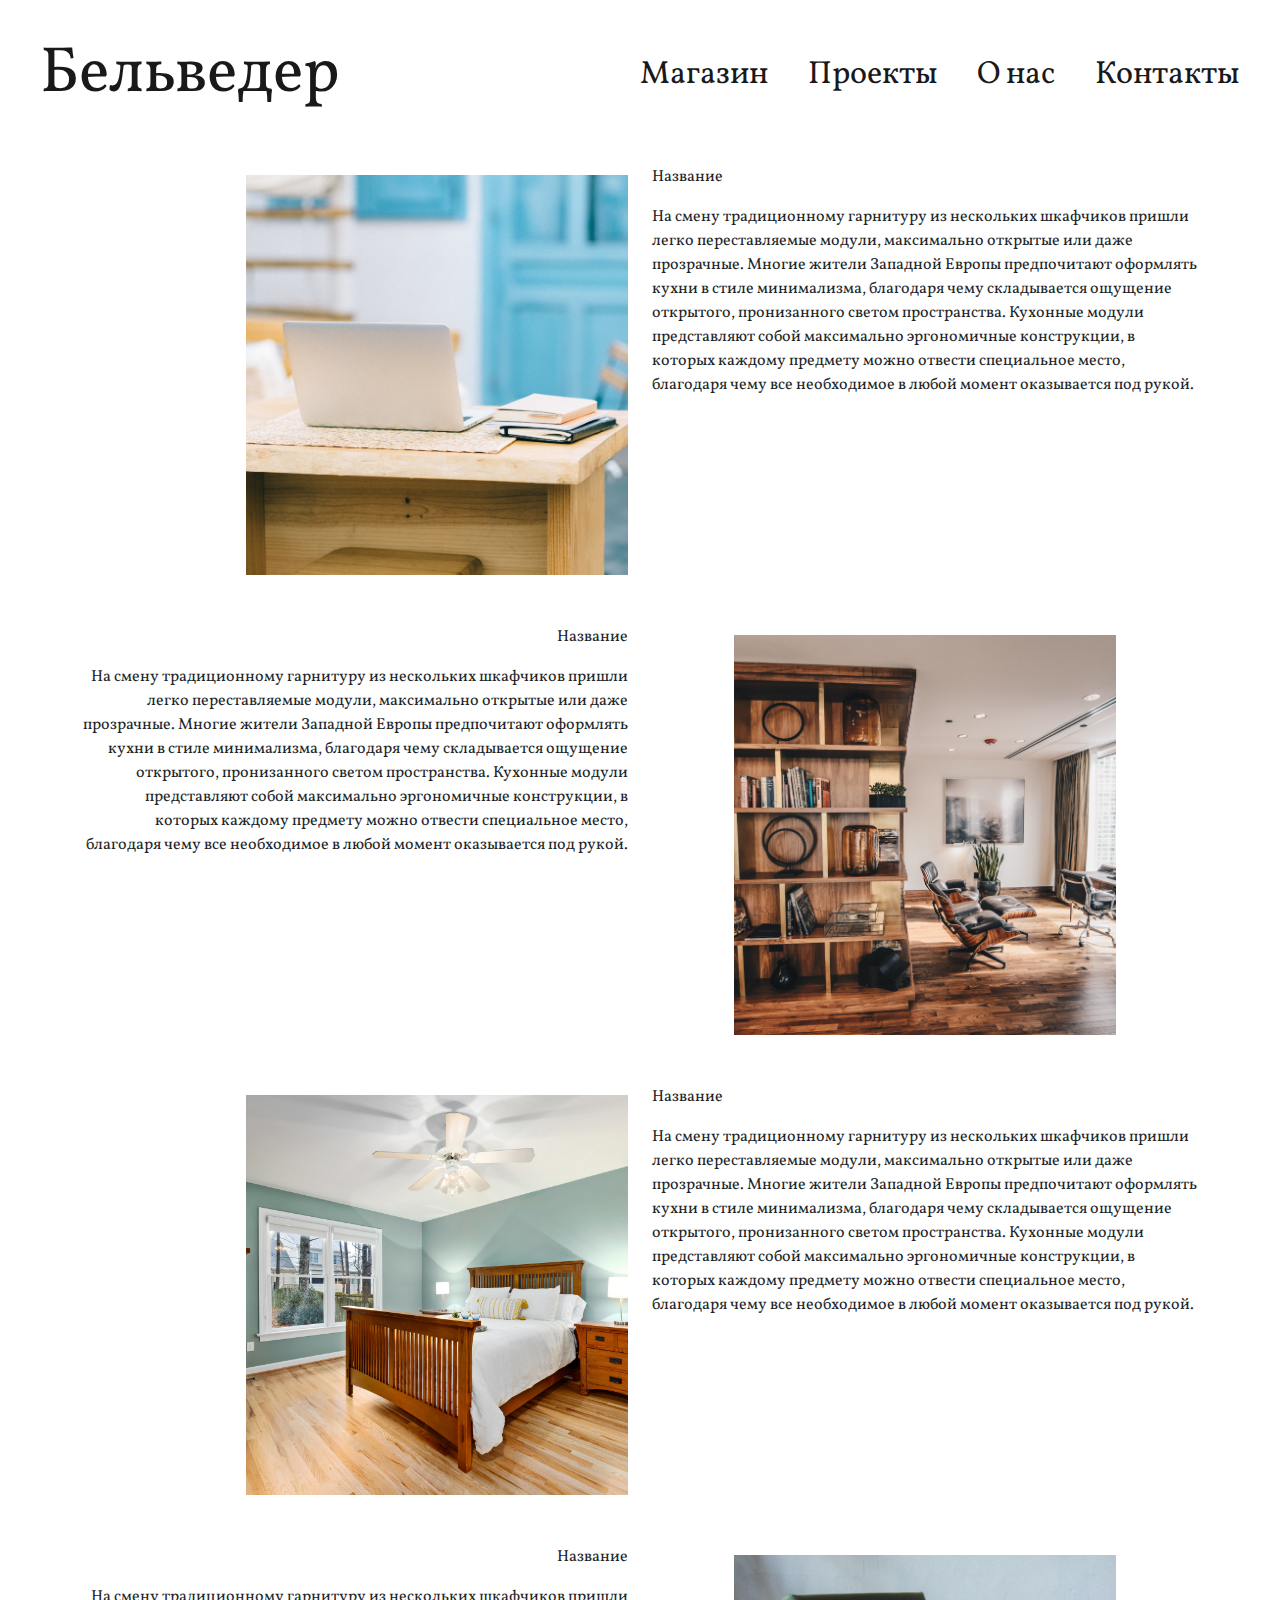
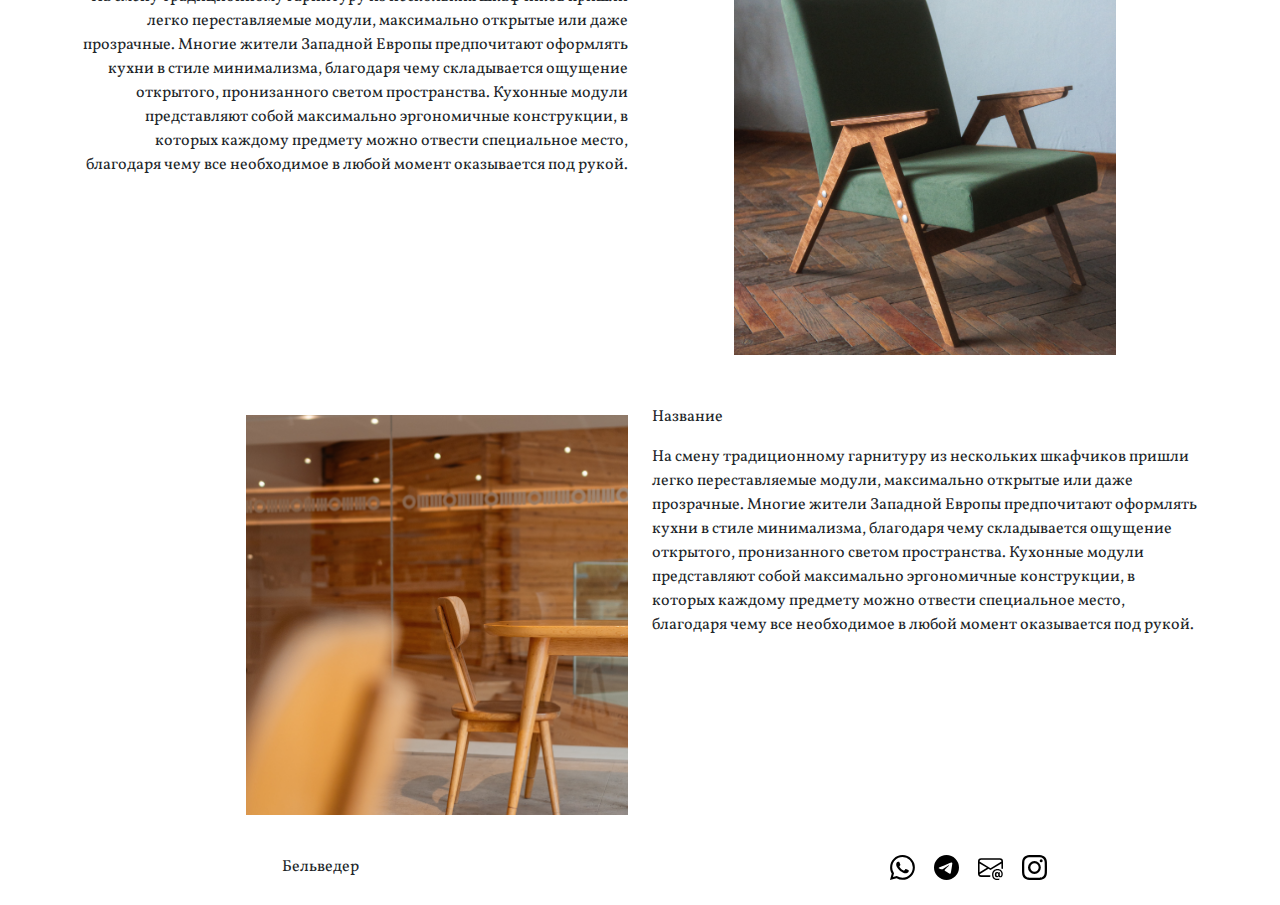
<file: project/index.html>
<!DOCTYPE html>
<html lang="ru">
<head>
  <meta charset="UTF-8">
  <title>Бельведер</title>
  <meta name="viewport" content="width=device-width, initial-scale=1.0">
  <link rel="icon" href="../img/icon/favicon16x16.png" sizes="16x16" type="image/png">
  <link rel="icon" href="../img/icon/favicon32x32.png" sizes="32x32" type="image/png">
  <!-- <link rel="manifest" href="../manifest.json"> -->
  <link rel="stylesheet" href="../css/reset.css">
  <link rel="stylesheet" href="../css/bootstrap.min.css">


  <link rel="stylesheet" href="../css/style.css">
  <link rel="stylesheet" href="../css/furniture.css">
</head>
<body>
  <div id="menu">
      <header class="header">
        <div class="logo"><a href="../index.html">Бельведер</a></div>
        <div class="wrapper">
          <nav class="navMenu">
            <ul>
              <li><a href="#" class="store">Магазин</a>
                <div class="" id="store">
                <ul>
                  <li><a href="../furniture/index.html" class="pp">Мебель</a></li>
                  <li><a href="../houseware/index.html" class="pp">Предметы быта</a></li>
                </ul>
              </div>
              </li>
              <li><a href="../project/index.html" class="things">Проекты</a></li>
              <li><a href="../about/index.html" class="">О нас</a></li>
              <li><a href="../contacts/index.html" class="">Контакты</a></li>
            </ul>
          </nav>
        </div>
        
        <div class="burger">
          <span></span>
        </div>
      </header>
  </div>

  <section id="mainSection">

    <div class="container text-center">
      <div class="row">
        <div class="col colToRow ">
          <div class="imgWrapper qwerty">
            <img src="../img/project1.jpeg" alt="">
          </div>
        </div>
        <div class="col colToRow ">
          <p class="text-start">Название</p>
          <p class="text-start">На смену традиционному гарнитуру из нескольких шкафчиков пришли легко переставляемые модули, максимально открытые или даже прозрачные. Многие жители Западной Европы предпочитают оформлять кухни в стиле минимализма, благодаря чему складывается ощущение открытого, пронизанного светом пространства. Кухонные модули представляют собой максимально эргономичные конструкции, в которых каждому предмету можно отвести специальное место, благодаря чему все необходимое в любой момент оказывается под рукой.</p>
        </div>
      </div>

      <div class="row">
        <div class="col colToRow textLeft">
          <p class="text-end">Название</p>
          <p class="text-end">На смену традиционному гарнитуру из нескольких шкафчиков пришли легко переставляемые модули, максимально открытые или даже прозрачные. Многие жители Западной Европы предпочитают оформлять кухни в стиле минимализма, благодаря чему складывается ощущение открытого, пронизанного светом пространства. Кухонные модули представляют собой максимально эргономичные конструкции, в которых каждому предмету можно отвести специальное место, благодаря чему все необходимое в любой момент оказывается под рукой.</p>
        </div>
        <div class="col colToRow ">
          <div class="imgWrapper">
            <img src="../img/project2.jpeg" alt="">
          </div>
        </div>
      </div>

      <div class="row">
        <div class="col colToRow ">
          <div class="imgWrapper qwerty">
            <img src="../img/project3.jpeg" alt="">
          </div>
        </div>
        <div class="col colToRow ">
          <p class="text-start">Название</p>
          <p class="text-start">На смену традиционному гарнитуру из нескольких шкафчиков пришли легко переставляемые модули, максимально открытые или даже прозрачные. Многие жители Западной Европы предпочитают оформлять кухни в стиле минимализма, благодаря чему складывается ощущение открытого, пронизанного светом пространства. Кухонные модули представляют собой максимально эргономичные конструкции, в которых каждому предмету можно отвести специальное место, благодаря чему все необходимое в любой момент оказывается под рукой.</p>
        </div>
      </div>

      <div class="row">
        <div class="col colToRow textLeft">
          <p class="text-end">Название</p>
          <p class="text-end">На смену традиционному гарнитуру из нескольких шкафчиков пришли легко переставляемые модули, максимально открытые или даже прозрачные. Многие жители Западной Европы предпочитают оформлять кухни в стиле минимализма, благодаря чему складывается ощущение открытого, пронизанного светом пространства. Кухонные модули представляют собой максимально эргономичные конструкции, в которых каждому предмету можно отвести специальное место, благодаря чему все необходимое в любой момент оказывается под рукой.</p>
        </div>
        <div class="col colToRow ">
          <div class="imgWrapper">
            <img src="../img/project4.jpeg" alt="">
          </div>
        </div>
      </div>

      <div class="row">
        <div class="col colToRow ">
          <div class="imgWrapper qwerty">
            <img src="../img/project5.jpeg" alt="">
          </div>
        </div>
        <div class="col colToRow ">
          <p class="text-start">Название</p>
          <p class="text-start">На смену традиционному гарнитуру из нескольких шкафчиков пришли легко переставляемые модули, максимально открытые или даже прозрачные. Многие жители Западной Европы предпочитают оформлять кухни в стиле минимализма, благодаря чему складывается ощущение открытого, пронизанного светом пространства. Кухонные модули представляют собой максимально эргономичные конструкции, в которых каждому предмету можно отвести специальное место, благодаря чему все необходимое в любой момент оказывается под рукой.</p>
        </div>
      </div>
    </div>
  </section>

  <div id="footer" class="container-fluid text-center">
    <div class="row justify-content-center">
      <div class="col logoF ">
        <div class="">Бельведер</div>
      </div>
      <!-- <div class="col-auto adressF ">
        <div class="adress">+7 (921) 922 57 31<br>Санкт-Петербург, ул. Маяковского, д. 21</div>
      </div> -->
      <div class="col socF ">
        <div class="social">
          <!-- whats up -->
          <a href="https://wa.me/79663770220?text=Здравствуйте,">
            <svg xmlns="http://www.w3.org/2000/svg" width="25" height="25" fill="currentColor" class="bi bi-whatsapp" viewBox="0 0 16 16">
              <path d="M13.601 2.326A7.854 7.854 0 0 0 7.994 0C3.627 0 .068 3.558.064 7.926c0 1.399.366 2.76 1.057 3.965L0 16l4.204-1.102a7.933 7.933 0 0 0 3.79.965h.004c4.368 0 7.926-3.558 7.93-7.93A7.898 7.898 0 0 0 13.6 2.326zM7.994 14.521a6.573 6.573 0 0 1-3.356-.92l-.24-.144-2.494.654.666-2.433-.156-.251a6.56 6.56 0 0 1-1.007-3.505c0-3.626 2.957-6.584 6.591-6.584a6.56 6.56 0 0 1 4.66 1.931 6.557 6.557 0 0 1 1.928 4.66c-.004 3.639-2.961 6.592-6.592 6.592zm3.615-4.934c-.197-.099-1.17-.578-1.353-.646-.182-.065-.315-.099-.445.099-.133.197-.513.646-.627.775-.114.133-.232.148-.43.05-.197-.1-.836-.308-1.592-.985-.59-.525-.985-1.175-1.103-1.372-.114-.198-.011-.304.088-.403.087-.088.197-.232.296-.346.1-.114.133-.198.198-.33.065-.134.034-.248-.015-.347-.05-.099-.445-1.076-.612-1.47-.16-.389-.323-.335-.445-.34-.114-.007-.247-.007-.38-.007a.729.729 0 0 0-.529.247c-.182.198-.691.677-.691 1.654 0 .977.71 1.916.81 2.049.098.133 1.394 2.132 3.383 2.992.47.205.84.326 1.129.418.475.152.904.129 1.246.08.38-.058 1.171-.48 1.338-.943.164-.464.164-.86.114-.943-.049-.084-.182-.133-.38-.232z"/>
            </svg>
          </a>
          <!-- telegram -->
          <a href="https://www.t.me/+79663770220">
            <svg xmlns="http://www.w3.org/2000/svg" width="25" height="25" fill="currentColor" class="bi bi-telegram" viewBox="0 0 16 16">
              <path d="M16 8A8 8 0 1 1 0 8a8 8 0 0 1 16 0zM8.287 5.906c-.778.324-2.334.994-4.666 2.01-.378.15-.577.298-.595.442-.03.243.275.339.69.47l.175.055c.408.133.958.288 1.243.294.26.006.549-.1.868-.32 2.179-1.471 3.304-2.214 3.374-2.23.05-.012.12-.026.166.016.047.041.042.12.037.141-.03.129-1.227 1.241-1.846 1.817-.193.18-.33.307-.358.336a8.154 8.154 0 0 1-.188.186c-.38.366-.664.64.015 1.088.327.216.589.393.85.571.284.194.568.387.936.629.093.06.183.125.27.187.331.236.63.448.997.414.214-.02.435-.22.547-.82.265-1.417.786-4.486.906-5.751a1.426 1.426 0 0 0-.013-.315.337.337 0 0 0-.114-.217.526.526 0 0 0-.31-.093c-.3.005-.763.166-2.984 1.09z"/>
            </svg>
          </a>
           <!-- mail Belvedere.online@yandex.ru -->
          <a href="mailto:Belvedere.online@yandex.ru&body=Здравствуйте,?subject=Заказ мебели">
            <svg xmlns="http://www.w3.org/2000/svg" width="25" height="25" fill="currentColor" class="bi bi-envelope-at" viewBox="0 0 16 16">
              <path d="M2 2a2 2 0 0 0-2 2v8.01A2 2 0 0 0 2 14h5.5a.5.5 0 0 0 0-1H2a1 1 0 0 1-.966-.741l5.64-3.471L8 9.583l7-4.2V8.5a.5.5 0 0 0 1 0V4a2 2 0 0 0-2-2H2Zm3.708 6.208L1 11.105V5.383l4.708 2.825ZM1 4.217V4a1 1 0 0 1 1-1h12a1 1 0 0 1 1 1v.217l-7 4.2-7-4.2Z"/>
              <path d="M14.247 14.269c1.01 0 1.587-.857 1.587-2.025v-.21C15.834 10.43 14.64 9 12.52 9h-.035C10.42 9 9 10.36 9 12.432v.214C9 14.82 10.438 16 12.358 16h.044c.594 0 1.018-.074 1.237-.175v-.73c-.245.11-.673.18-1.18.18h-.044c-1.334 0-2.571-.788-2.571-2.655v-.157c0-1.657 1.058-2.724 2.64-2.724h.04c1.535 0 2.484 1.05 2.484 2.326v.118c0 .975-.324 1.39-.639 1.39-.232 0-.41-.148-.41-.42v-2.19h-.906v.569h-.03c-.084-.298-.368-.63-.954-.63-.778 0-1.259.555-1.259 1.4v.528c0 .892.49 1.434 1.26 1.434.471 0 .896-.227 1.014-.643h.043c.118.42.617.648 1.12.648Zm-2.453-1.588v-.227c0-.546.227-.791.573-.791.297 0 .572.192.572.708v.367c0 .573-.253.744-.564.744-.354 0-.581-.215-.581-.8Z"/>
            </svg>
          </a>
          <!-- inst -->
          <a href="https://www.instagram.com/">
            <svg xmlns="http://www.w3.org/2000/svg" width="25" height="25" fill="currentColor" class="bi bi-instagram" viewBox="0 0 16 16">
              <path d="M8 0C5.829 0 5.556.01 4.703.048 3.85.088 3.269.222 2.76.42a3.917 3.917 0 0 0-1.417.923A3.927 3.927 0 0 0 .42 2.76C.222 3.268.087 3.85.048 4.7.01 5.555 0 5.827 0 8.001c0 2.172.01 2.444.048 3.297.04.852.174 1.433.372 1.942.205.526.478.972.923 1.417.444.445.89.719 1.416.923.51.198 1.09.333 1.942.372C5.555 15.99 5.827 16 8 16s2.444-.01 3.298-.048c.851-.04 1.434-.174 1.943-.372a3.916 3.916 0 0 0 1.416-.923c.445-.445.718-.891.923-1.417.197-.509.332-1.09.372-1.942C15.99 10.445 16 10.173 16 8s-.01-2.445-.048-3.299c-.04-.851-.175-1.433-.372-1.941a3.926 3.926 0 0 0-.923-1.417A3.911 3.911 0 0 0 13.24.42c-.51-.198-1.092-.333-1.943-.372C10.443.01 10.172 0 7.998 0h.003zm-.717 1.442h.718c2.136 0 2.389.007 3.232.046.78.035 1.204.166 1.486.275.373.145.64.319.92.599.28.28.453.546.598.92.11.281.24.705.275 1.485.039.843.047 1.096.047 3.231s-.008 2.389-.047 3.232c-.035.78-.166 1.203-.275 1.485a2.47 2.47 0 0 1-.599.919c-.28.28-.546.453-.92.598-.28.11-.704.24-1.485.276-.843.038-1.096.047-3.232.047s-2.39-.009-3.233-.047c-.78-.036-1.203-.166-1.485-.276a2.478 2.478 0 0 1-.92-.598 2.48 2.48 0 0 1-.6-.92c-.109-.281-.24-.705-.275-1.485-.038-.843-.046-1.096-.046-3.233 0-2.136.008-2.388.046-3.231.036-.78.166-1.204.276-1.486.145-.373.319-.64.599-.92.28-.28.546-.453.92-.598.282-.11.705-.24 1.485-.276.738-.034 1.024-.044 2.515-.045v.002zm4.988 1.328a.96.96 0 1 0 0 1.92.96.96 0 0 0 0-1.92zm-4.27 1.122a4.109 4.109 0 1 0 0 8.217 4.109 4.109 0 0 0 0-8.217zm0 1.441a2.667 2.667 0 1 1 0 5.334 2.667 2.667 0 0 1 0-5.334z"/>
            </svg>
          </a>

        </div>
      </div>

    </div>
  </div>
  
  <script src="../js/bootstrap.min.js"></script> 
  <script type="text/javascript" src="../js/script.js"></script>
  <script type="text/javascript" src="../js/furniture.js"></script>
</body>
</html>
</file>
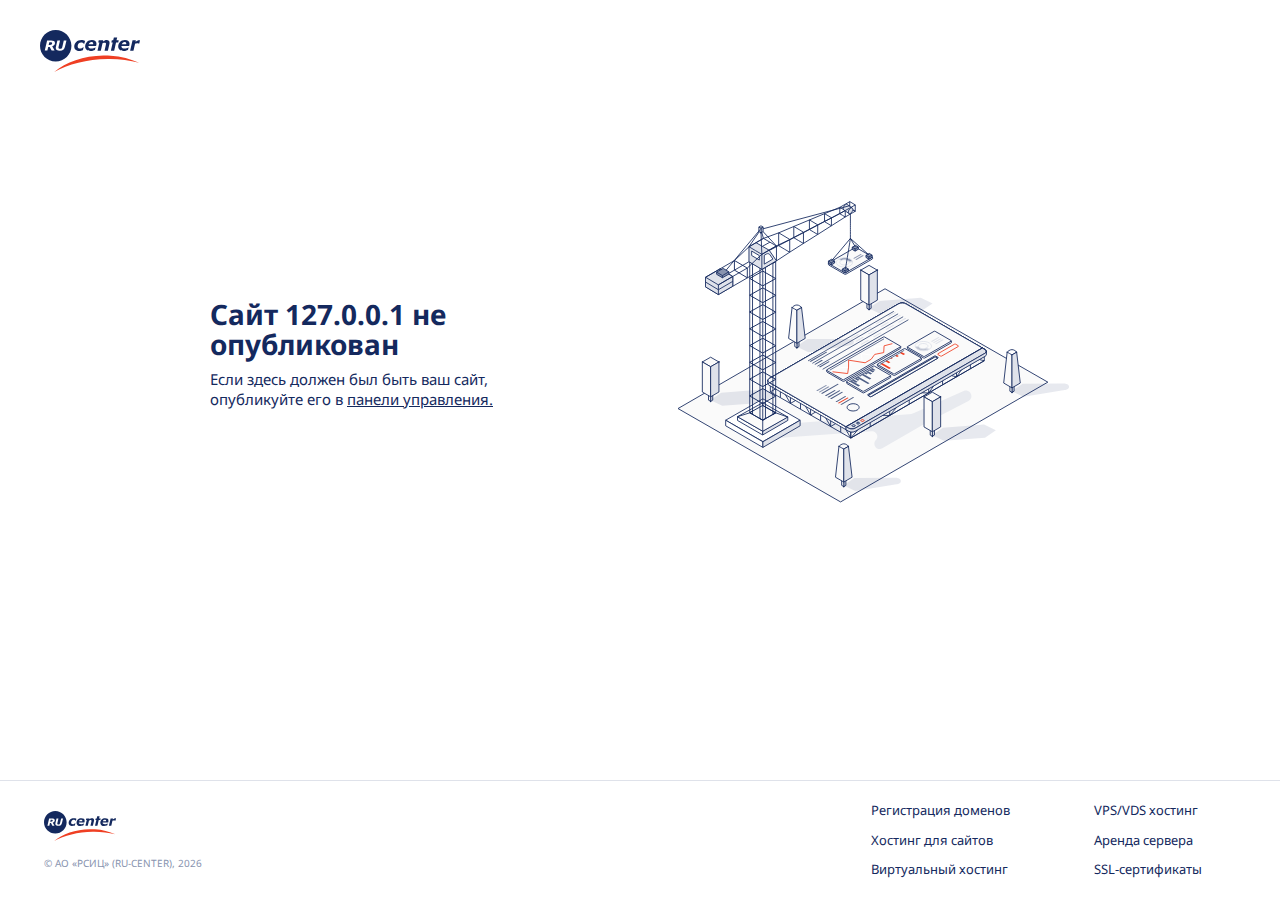
<file: old.html>
<!DOCTYPE html>
<html lang="en">

<head>
    <meta charset="UTF-8">
    <meta name="viewport" content="width=device-width, initial-scale=1.0">
    <title>Не опубликован</title>
    <link href="https://fonts.googleapis.com/css2?family=Noto+Sans:wght@400;700&display=swap" rel="stylesheet">
    <script src="https://yastatic.net/pcode/adfox/loader.js" crossorigin="anonymous"></script>
    <script type="text/javascript" language="javascript">
        var punycode = new function Punycode() {
            this.utf16 = {
                decode: function (input) {
                    var output = [], i = 0, len = input.length, value, extra;
                    while (i < len) {
                        value = input.charCodeAt(i++);
                        if ((value & 0xF800) === 0xD800) {
                            extra = input.charCodeAt(i++);
                            if (((value & 0xFC00) !== 0xD800) || ((extra & 0xFC00) !== 0xDC00)) {
                                throw new RangeError("UTF-16(decode): Illegal UTF-16 sequence");
                            }
                            value = ((value & 0x3FF) << 10) + (extra & 0x3FF) + 0x10000;
                        }
                        output.push(value);
                    }
                    return output;
                },
                encode: function (input) {
                    var output = [], i = 0, len = input.length, value;
                    while (i < len) {
                        value = input[i++];
                        if ((value & 0xF800) === 0xD800) {
                            throw new RangeError("UTF-16(encode): Illegal UTF-16 value");
                        }
                        if (value > 0xFFFF) {
                            value -= 0x10000;
                            output.push(String.fromCharCode(((value >>> 10) & 0x3FF) | 0xD800));
                            value = 0xDC00 | (value & 0x3FF);
                        }
                        output.push(String.fromCharCode(value));
                    }
                    return output.join("");
                }
            }
            var initial_n = 0x80;
            var initial_bias = 72;
            var delimiter = "\x2D";
            var base = 36;
            var damp = 700;
            var tmin = 1;
            var tmax = 26;
            var skew = 38;
            var maxint = 0x7FFFFFFF;

            function decode_digit(cp) {
                return cp - 48 < 10 ? cp - 22 : cp - 65 < 26 ? cp - 65 : cp - 97 < 26 ? cp - 97 : base;
            }

            function encode_digit(d, flag) {
                return d + 22 + 75 * (d < 26) - ((flag != 0) << 5);
            }
            function adapt(delta, numpoints, firsttime) {
                var k;
                delta = firsttime ? Math.floor(delta / damp) : (delta >> 1);
                delta += Math.floor(delta / numpoints);

                for (k = 0; delta > (((base - tmin) * tmax) >> 1); k += base) {
                    delta = Math.floor(delta / (base - tmin));
                }
                return Math.floor(k + (base - tmin + 1) * delta / (delta + skew));
            }

            function encode_basic(bcp, flag) {
                bcp -= (bcp - 97 < 26) << 5;
                return bcp + ((!flag && (bcp - 65 < 26)) << 5);
            }

            this.decode = function (input, preserveCase) {
                var output = [];
                var case_flags = [];
                var input_length = input.length;

                var n, out, i, bias, basic, j, ic, oldi, w, k, digit, t, len;

                n = initial_n;
                i = 0;
                bias = initial_bias;

                basic = input.lastIndexOf(delimiter);
                if (basic < 0) basic = 0;

                for (j = 0; j < basic; ++j) {
                    if (preserveCase) case_flags[output.length] = (input.charCodeAt(j) - 65 < 26);
                    if (input.charCodeAt(j) >= 0x80) {
                        throw new RangeError("Illegal input >= 0x80");
                    }
                    output.push(input.charCodeAt(j));
                }

                for (ic = basic > 0 ? basic + 1 : 0; ic < input_length;) {

                    for (oldi = i, w = 1, k = base; ; k += base) {
                        if (ic >= input_length) {
                            throw RangeError("punycode_bad_input(1)");
                        }
                        digit = decode_digit(input.charCodeAt(ic++));

                        if (digit >= base) {
                            throw RangeError("punycode_bad_input(2)");
                        }
                        if (digit > Math.floor((maxint - i) / w)) {
                            throw RangeError("punycode_overflow(1)");
                        }
                        i += digit * w;
                        t = k <= bias ? tmin : k >= bias + tmax ? tmax : k - bias;
                        if (digit < t) { break; }
                        if (w > Math.floor(maxint / (base - t))) {
                            throw RangeError("punycode_overflow(2)");
                        }
                        w *= (base - t);
                    }

                    out = output.length + 1;
                    bias = adapt(i - oldi, out, oldi === 0);

                    if (Math.floor(i / out) > maxint - n) {
                        throw RangeError("punycode_overflow(3)");
                    }
                    n += Math.floor(i / out);
                    i %= out;

                    if (preserveCase) { case_flags.splice(i, 0, input.charCodeAt(ic - 1) - 65 < 26); }

                    output.splice(i, 0, n);
                    i++;
                }
                if (preserveCase) {
                    for (i = 0, len = output.length; i < len; i++) {
                        if (case_flags[i]) {
                            output[i] = (String.fromCharCode(output[i]).toUpperCase()).charCodeAt(0);
                        }
                    }
                }
                return this.utf16.encode(output);
            };

            this.encode = function (input, preserveCase) {

                var n, delta, h, b, bias, j, m, q, k, t, ijv, case_flags;

                if (preserveCase) {
                    case_flags = this.utf16.decode(input);
                }
                input = this.utf16.decode(input.toLowerCase());

                var input_length = input.length;

                if (preserveCase) {

                    for (j = 0; j < input_length; j++) {
                        case_flags[j] = input[j] != case_flags[j];
                    }
                }

                var output = [];

                n = initial_n;
                delta = 0;
                bias = initial_bias;

                for (j = 0; j < input_length; ++j) {
                    if (input[j] < 0x80) {
                        output.push(
                            String.fromCharCode(
                                case_flags ? encode_basic(input[j], case_flags[j]) : input[j]
                            )
                        );
                    }
                }

                h = b = output.length;

                if (b > 0) output.push(delimiter);

                while (h < input_length) {

                    for (m = maxint, j = 0; j < input_length; ++j) {
                        ijv = input[j];
                        if (ijv >= n && ijv < m) m = ijv;
                    }

                    if (m - n > Math.floor((maxint - delta) / (h + 1))) {
                        throw RangeError("punycode_overflow (1)");
                    }
                    delta += (m - n) * (h + 1);
                    n = m;

                    for (j = 0; j < input_length; ++j) {
                        ijv = input[j];

                        if (ijv < n) {
                            if (++delta > maxint) return Error("punycode_overflow(2)");
                        }

                        if (ijv == n) {

                            for (q = delta, k = base; ; k += base) {
                                t = k <= bias ? tmin : k >= bias + tmax ? tmax : k - bias;
                                if (q < t) break;
                                output.push(String.fromCharCode(encode_digit(t + (q - t) % (base - t), 0)));
                                q = Math.floor((q - t) / (base - t));
                            }
                            output.push(String.fromCharCode(encode_digit(q, preserveCase && case_flags[j] ? 1 : 0)));
                            bias = adapt(delta, h + 1, h == b);
                            delta = 0;
                            ++h;
                        }
                    }

                    ++delta, ++n;
                }
                return output.join("");
            }

            this.ToASCII = function (domain) {
                var domain_array = domain.split(".");
                var out = [];
                for (var i = 0; i < domain_array.length; ++i) {
                    var s = domain_array[i];
                    out.push(
                        s.match(/[^A-Za-z0-9-]/) ?
                            "xn--" + punycode.encode(s) :
                            s
                    );
                }
                return out.join(".");
            }
            this.ToUnicode = function (domain) {
                var domain_array = domain.split(".");
                var out = [];
                for (var i = 0; i < domain_array.length; ++i) {
                    var s = domain_array[i];
                    out.push(
                        s.match(/^xn--/) ?
                            punycode.decode(s.slice(4)) :
                            s
                    );
                }
                return out.join(".");
            }
        }();
    </script>
    <style>
        html {
            height: 100%;
        }

        header {
            flex: 1 0 auto;
        }

        body {
            display: flex;
            flex-direction: column;
            height: 100%;
            margin: 0;
            font-family: 'Noto Sans', sans-serif;
            color: #14295E;
        }

        h1 {
            font-size: 28px;
            line-height: 30px;
            margin-top: 0;
            margin-bottom: 10px;
        }

        a {
            color: #14295E;
        }

        .wrapper {
            padding: 0px;
            margin: 0 auto;
            max-width: 1024px;
            display: flex;
            flex-direction: column;
            flex: 1 0 auto;
            justify-content: space-between;
        }

        .logo {
            padding: 30px 40px;
        }

        .content {
            display: flex;
            justify-content: space-between;
            margin: 0 82px;
        }

        .left {
            display: flex;
            flex-direction: column;
            align-items: flex-start;
            justify-content: center;
            width: 420px;
            padding-right: 80px;
        }

        .text {
            font-size: 15px;
            line-height: 20px;
        }

        .image-wrapper {
            width: 481px;
        }

        .banner {
            margin-top: 140px;
            margin-bottom: 40px;
            margin-left: 120px;
            margin-right: 120px;
        }

        footer {
            display: grid;
            grid-template: "logo links"
                "text links";
            grid-template-columns: 1fr 365px;
            flex: 0 0 auto;
            padding: 20px 44px;
            border-top: 1px solid #DFE2EA;
        }

        .footer-logo {
            grid-area: logo;
        }

        .footer-text {
            grid-area: text;
            color: #8994AF;
            font-size: 10px;
        }

        .footer-links {
            display: grid;
            grid-area: links;
            grid-template-columns: repeat(2, 1fr);
            grid-column-gap: 80px;
            grid-row-gap: 10px;
            font-size: 13px;
        }

        .footer-links>a {
            text-decoration: none;
        }

        .footer-links>a:hover {
            text-decoration: underline;
        }

        @media only screen and (max-width: 960px) {
            h1 {
                margin-top: 22px;
            }

            .logo {
                padding: 15px 15px 15px;
            }

            .content {
                flex-direction: column-reverse;
                align-items: center;
                margin: 0 15px;
            }

            .image-wrapper {
                width: 290px;
            }

            .left {
                width: auto;
                padding-right: 0px;
            }

            .banner {
                margin-top: 40px;
                margin-left: 15px;
                margin-right: 15px;
            }

            footer {
                display: block;
                padding: 27px 27px 20px 30px;
            }

            .footer-links {
                padding: 14px 0;
                margin: 14px 0;
                border-top: 1px solid #F3F4F7;
                border-bottom: 1px solid #F3F4F7;
            }
        }
    </style>
</head>

<body>
    <header>
        <div class="logo">
            <a href="https://www.nic.ru/">
                <svg width="100" height="42" viewBox="0 0 100 42" fill="none" xmlns="http://www.w3.org/2000/svg">
                    <path
                        d="M39.2312 20.9475C38.5291 20.9475 37.8711 20.8599 37.2572 20.6853C36.643 20.5101 36.1075 20.2386 35.6492 19.8703C35.2028 19.5083 34.8549 19.0539 34.6046 18.5081C34.354 17.9616 34.2285 17.3299 34.2285 16.6124C34.2285 15.6855 34.4043 14.8246 34.7557 14.0302C35.1069 13.2354 35.6004 12.5411 36.235 11.9456C36.8587 11.3621 37.6191 10.9003 38.5167 10.5599C39.4146 10.219 40.3862 10.0491 41.43 10.0491C42.0596 10.0491 42.6839 10.1195 43.304 10.2608C43.9238 10.4019 44.4992 10.6071 45.0306 10.8765L44.3344 13.7005H43.8667C43.5072 13.2651 43.0992 12.9417 42.6442 12.73C42.1892 12.5185 41.6776 12.4122 41.1093 12.4122C40.0711 12.4122 39.2371 12.7831 38.6084 13.5229C37.9788 14.2621 37.6643 15.1854 37.6643 16.2902C37.6643 17.0582 37.8584 17.6323 38.2463 18.0124C38.6344 18.3932 39.2371 18.5838 40.056 18.5838C40.6907 18.5838 41.2696 18.4531 41.7921 18.193C42.3143 17.9322 42.7617 17.643 43.1347 17.324H43.6016L42.9054 20.1468C42.2457 20.4352 41.6667 20.6404 41.1694 20.7634C40.6714 20.8857 40.0247 20.9475 39.2312 20.9475Z"
                        fill="#14295E" />
                    <path
                        d="M53.1509 14.1788C53.1695 14.0678 53.1828 13.9659 53.1923 13.8744C53.2017 13.7815 53.2065 13.6867 53.2065 13.5876C53.2065 13.1011 53.0556 12.7287 52.7556 12.47C52.455 12.211 52.0227 12.0815 51.4591 12.0815C50.7787 12.0815 50.2065 12.2666 49.7435 12.636C49.2798 13.0064 48.9298 13.5204 48.6905 14.1788H53.1509ZM50.6269 20.948C48.8727 20.948 47.5192 20.5584 46.5648 19.7785C45.6118 18.9989 45.1343 17.922 45.1343 16.5476C45.1343 15.6088 45.2902 14.7467 45.602 13.9614C45.9136 13.1759 46.363 12.486 46.9503 11.8903C47.5121 11.3132 48.2153 10.8571 49.0582 10.5185C49.9023 10.1814 50.829 10.0122 51.8381 10.0122C53.371 10.0122 54.5287 10.3243 55.3083 10.9474C56.0872 11.5707 56.4772 12.4905 56.4772 13.706C56.4772 14.1239 56.4352 14.5317 56.3532 14.9311C56.2704 15.3303 56.1618 15.7267 56.0275 16.119H48.3689V16.3311C48.3689 17.0477 48.6204 17.6093 49.121 18.0138C49.6236 18.4189 50.3929 18.6208 51.4278 18.6208C52.1503 18.6208 52.834 18.4985 53.4804 18.2532C54.1263 18.0082 54.6887 17.7343 55.1659 17.4347H55.5337L54.9183 20.0924C54.2769 20.3745 53.6017 20.5878 52.8923 20.7312C52.184 20.8758 51.4287 20.948 50.6269 20.948Z"
                        fill="#14295E" />
                    <path
                        d="M68.7965 10.7206C68.2832 10.2734 67.5642 10.0494 66.6405 10.0494C65.9678 10.0494 65.3521 10.1757 64.792 10.4257C64.2317 10.6779 63.6136 11.0274 62.9346 11.475L63.2065 10.3343L58.7385 10.3351L58.2337 12.5144H59.3852L57.5098 20.6619H60.8287L62.5044 13.3418C62.9323 13.1149 63.3172 12.9453 63.6601 12.831C64.0021 12.7178 64.305 12.6611 64.5681 12.6611C65.1059 12.6611 65.4755 12.7529 65.6772 12.9364C65.879 13.1214 65.9802 13.4122 65.9802 13.8107C65.9802 14.0439 65.9556 14.2963 65.9062 14.5651C65.858 14.8347 65.7908 15.1599 65.7059 15.5395L64.5355 20.6619H67.8761L69.4119 13.9393C69.466 13.7071 69.5068 13.4832 69.5305 13.2679C69.5547 13.0534 69.5666 12.8539 69.5666 12.67C69.5666 11.818 69.3098 11.1679 68.7965 10.7206Z"
                        fill="#14295E" />
                    <path
                        d="M86.2181 14.1788C86.2359 14.0678 86.2498 13.9659 86.259 13.8744C86.2684 13.7815 86.2735 13.6867 86.2735 13.5876C86.2735 13.1011 86.1229 12.7287 85.822 12.47C85.522 12.211 85.0897 12.0815 84.5255 12.0815C83.8448 12.0815 83.2732 12.2666 82.8105 12.636C82.3474 13.0064 81.9971 13.5204 81.7569 14.1788H86.2181ZM83.6942 20.948C81.9394 20.948 80.5859 20.5584 79.632 19.7785C78.6788 18.9989 78.2007 17.922 78.2007 16.5476C78.2007 15.6088 78.3569 14.7467 78.6684 13.9614C78.9803 13.1759 79.4297 12.486 80.017 11.8903C80.5791 11.3132 81.2818 10.8571 82.1255 10.5185C82.9693 10.1814 83.8951 10.0122 84.9042 10.0122C86.4383 10.0122 87.5954 10.3243 88.375 10.9474C89.1545 11.5707 89.5439 12.4905 89.5439 13.706C89.5439 14.1239 89.5022 14.5317 89.4196 14.9311C89.3377 15.3303 89.2285 15.7267 89.0939 16.119H81.4356V16.3311C81.4356 17.0477 81.6865 17.6093 82.1886 18.0138C82.6909 18.4189 83.4593 18.6208 84.4945 18.6208C85.217 18.6208 85.9013 18.4985 86.5468 18.2532C87.1936 18.0082 87.7557 17.7343 88.2329 17.4347H88.6004L87.9856 20.0924C87.3436 20.3745 86.6681 20.5878 85.9596 20.7312C85.2501 20.8758 84.4954 20.948 83.6942 20.948Z"
                        fill="#14295E" />
                    <path
                        d="M99.2681 13.4888H98.9758C98.8288 13.4395 98.622 13.403 98.3533 13.3789C98.0853 13.3543 97.8202 13.3412 97.5578 13.3412C97.124 13.3412 96.7066 13.3742 96.3042 13.438C95.9013 13.5028 95.4868 13.6046 95.0607 13.7463L93.4622 20.6619H90.1421L92.5276 10.3339H95.8489L95.4986 11.8518C96.1202 11.3921 96.7406 11.0182 97.3604 10.7295C97.9791 10.4418 98.6033 10.2974 99.2315 10.2974C99.3474 10.2974 99.4773 10.3007 99.6202 10.3066C99.764 10.3129 99.8906 10.3221 99.9998 10.3339L99.2681 13.4888Z"
                        fill="#14295E" />
                    <path
                        d="M76.5138 10.3344L77.1899 7.38243H73.8798L73.2017 10.3344H71.8428L71.3381 12.5143H72.7301L70.8579 20.6624H74.168C74.1881 20.5789 74.205 20.4949 74.2248 20.4111L76.0396 12.5143H78.2428L78.7443 10.3344H76.5138Z"
                        fill="#14295E" />
                    <path
                        d="M11.7508 12.4608C11.4899 12.2898 11.1042 12.2045 10.5951 12.2045H9.2993L8.66681 14.9427H9.9554C10.6505 14.9427 11.1891 14.8008 11.5705 14.5163C11.9524 14.2315 12.1431 13.8362 12.1431 13.3319C12.1431 12.9221 12.0131 12.6313 11.7508 12.4608ZM24.9706 16.7962C24.6395 18.2069 24.0778 19.23 23.2867 19.8664C22.4953 20.5029 21.3494 20.8215 19.8493 20.8215C18.5122 20.8215 17.5007 20.5807 16.8142 20.0993C16.1277 19.6176 15.7851 18.8891 15.7851 17.9117C15.7851 17.7115 15.8003 17.5081 15.8321 17.3026C15.8639 17.0971 15.898 16.91 15.935 16.7413L17.3935 10.4298H20.0342L18.5801 16.7478C18.5474 16.8758 18.5218 17.0166 18.501 17.1692C18.4796 17.3216 18.47 17.449 18.47 17.5491C18.47 17.9779 18.5986 18.3037 18.8564 18.5247C19.1129 18.7459 19.539 18.857 20.1346 18.857C20.7132 18.857 21.1801 18.6966 21.5364 18.3774C21.8932 18.0581 22.1495 17.561 22.3046 16.8853L23.7972 10.4298H26.4429L24.9706 16.7962ZM14.551 20.6232H11.6275L9.71537 16.8853H8.24415L7.38202 20.6232H4.764L7.10776 10.4298H11.071C12.313 10.4298 13.272 10.6403 13.9504 11.0624C14.6279 11.4847 14.9663 12.13 14.9663 12.9963C14.9663 13.8139 14.7186 14.5002 14.2228 15.0568C13.7274 15.6139 13.055 16.0339 12.2038 16.3169L14.551 20.6232ZM15.7148 0C7.0353 0 0 7.06316 0 15.7755C0 24.4884 7.0353 31.5513 15.7148 31.5513C24.3941 31.5513 31.4311 24.4884 31.4311 15.7755C31.4311 7.06316 24.3941 0 15.7148 0Z"
                        fill="#14295E" />
                    <path
                        d="M67.6909 29.0176C79.3004 28.8359 89.1729 30.3268 99.1019 32.6982C90.5281 28.8251 81.2373 26.3193 70.6522 25.6576C68.319 25.5117 65.9229 25.4555 63.4578 25.4939C43.5033 25.8058 25.779 32.2138 14.1929 42C28.0245 34.4046 46.8631 29.342 67.6909 29.0176Z"
                        fill="#EF3F23" />
                </svg>
            </a>
        </div>
    </header>
    <div class="wrapper">
        <div class="content">
            <div class="left">
                <h1>
                    Сайт
                    <script>document.write(punycode.ToUnicode(location.hostname));</script> не опубликован
                </h1>
                <div class="text">
                    Если здесь должен был быть ваш сайт, опубликуйте его в <a href="https://www.nic.ru/hcp">панели
                        управления.</a>
                </div>
            </div>
            <div class="image-wrapper">
                <svg viewBox="0 0 481 360" fill="none" xmlns="http://www.w3.org/2000/svg">
                    <path d="M266.874 108.321L27.737 246.7L215.527 354.567L454.965 216.188L266.874 108.321Z"
                        fill="#FAFAFA" stroke="#14295E" stroke-linejoin="bevel" />
                    <path opacity="0.1" fill-rule="evenodd" clip-rule="evenodd"
                        d="M248.358 132.645L251.526 132.541L261.769 137.465L309.277 133.838L321.829 125.218L308.12 118.684L260.612 122.311L251.229 128.652L248.148 128.887L245.524 131.018L248.358 132.645Z"
                        fill="#14295E" />
                    <path fill-rule="evenodd" clip-rule="evenodd"
                        d="M248.416 132.318V122.908L250.844 121.488V130.898L248.416 132.318Z" fill="#DFE2EA"
                        stroke="#14295E" stroke-linecap="round" stroke-linejoin="round" />
                    <path fill-rule="evenodd" clip-rule="evenodd"
                        d="M248.416 132.318V122.908L245.989 121.488V130.898L248.416 132.318Z" fill="#FAFAFA"
                        stroke="#14295E" stroke-linecap="round" stroke-linejoin="round" />
                    <path fill-rule="evenodd" clip-rule="evenodd"
                        d="M258.008 86.807L248.416 92.3109L238.825 86.807L248.416 81.303L258.008 86.807Z" fill="#FAFAFA"
                        stroke="#14295E" stroke-linecap="round" stroke-linejoin="round" />
                    <path fill-rule="evenodd" clip-rule="evenodd"
                        d="M238.825 86.8066L248.416 92.3105V127.05L238.825 121.487V86.8066Z" fill="#FAFAFA"
                        stroke="#14295E" stroke-linecap="round" stroke-linejoin="round" />
                    <path fill-rule="evenodd" clip-rule="evenodd"
                        d="M258.008 86.8066L248.416 92.3105V127.05L258.008 121.487V86.8066Z" fill="#DFE2EA"
                        stroke="#14295E" stroke-linecap="round" stroke-linejoin="round" />
                    <path opacity="0.1" fill-rule="evenodd" clip-rule="evenodd"
                        d="M65.3697 238.715L68.5373 238.611L78.7801 243.535L126.289 239.908L138.841 231.287L125.132 224.753L77.6231 228.38L68.2403 234.721L65.1596 234.956L62.5354 237.087L65.3697 238.715Z"
                        fill="#14295E" />
                    <path fill-rule="evenodd" clip-rule="evenodd"
                        d="M65.428 238.388V228.978L67.8554 227.557V236.967L65.428 238.388Z" fill="#DFE2EA"
                        stroke="#14295E" stroke-linecap="round" stroke-linejoin="round" />
                    <path fill-rule="evenodd" clip-rule="evenodd"
                        d="M65.428 238.388V228.978L63.0006 227.557V236.967L65.428 238.388Z" fill="#FAFAFA"
                        stroke="#14295E" stroke-linecap="round" stroke-linejoin="round" />
                    <path fill-rule="evenodd" clip-rule="evenodd"
                        d="M75.0193 192.876L65.428 198.38L55.8368 192.876L65.428 187.372L75.0193 192.876Z"
                        fill="#FAFAFA" stroke="#14295E" stroke-linecap="round" stroke-linejoin="round" />
                    <path fill-rule="evenodd" clip-rule="evenodd"
                        d="M55.8368 192.876L65.4281 198.38V233.12L55.8368 227.557V192.876Z" fill="#FAFAFA"
                        stroke="#14295E" stroke-linecap="round" stroke-linejoin="round" />
                    <path fill-rule="evenodd" clip-rule="evenodd"
                        d="M75.0192 192.876L65.428 198.38V233.12L75.0192 227.557V192.876Z" fill="#DFE2EA"
                        stroke="#14295E" stroke-linecap="round" stroke-linejoin="round" />
                    <path
                        d="M138.3 266.178L129.421 267.059C123.255 267.67 120.437 275.062 124.632 279.623C126.231 281.361 128.554 282.247 130.904 282.013L151.029 280.018L251.431 272.849C256.967 272.454 260.104 279.064 256.298 283.102C251.484 288.209 257.701 296.065 263.777 292.554L314.728 263.117L363.277 237.981C368.533 235.259 367.604 227.476 361.855 226.068C360.483 225.731 359.038 225.858 357.745 226.428L300.404 251.717C298.343 252.626 296.143 253.181 293.898 253.357L169.45 263.117L138.3 266.178Z"
                        fill="#E8EAEF" />
                    <path
                        d="M227.292 280.813V267.205L215.681 260.564M227.292 280.813L215.681 274.143M227.292 280.813L215.681 260.564M134.407 227.453L134.407 214.072L146.017 220.714M134.407 227.453L146.017 234.123M134.407 227.453L146.017 220.714M180.849 240.639L180.849 254.133M180.849 240.639L169.239 233.997M180.849 240.639L192.46 247.28M180.849 254.133L169.239 247.463M180.849 254.133L192.46 260.803M180.849 254.133L169.239 233.997M180.849 254.133L192.46 247.28M204.071 253.922V267.473M204.071 253.922L192.46 247.28M204.071 253.922L215.681 260.564M204.071 267.473L192.46 260.803M204.071 267.473L215.681 274.143M204.071 267.473L192.46 247.28M204.071 267.473L215.681 260.564M157.628 227.355L157.628 240.793M157.628 227.355L146.017 220.714M157.628 227.355L169.239 233.997M157.628 240.793L146.017 234.123M157.628 240.793L169.239 247.463M157.628 240.793L146.017 220.714M157.628 240.793L169.239 233.997M146.017 220.714L146.017 234.123M169.239 233.997L169.239 247.463M192.46 247.28V260.803M215.681 274.143V260.564"
                        stroke="#14295E" stroke-linejoin="round" />
                    <path
                        d="M227.292 280.813L227.292 267.205M227.292 280.813L238.539 274.282L249.787 267.75M227.292 280.813L249.787 254.199M227.292 280.813L317.31 228.668M317.31 228.668L317.428 215.3M317.31 228.668L333.343 219.283M317.31 228.668L294.776 241.624M317.31 228.668L294.855 228.246M317.31 228.668L333.421 206.09M317.31 228.668L349.434 210.06M227.292 267.205L317.428 215.3M227.292 267.205L249.787 254.199M317.428 215.3L333.421 206.09M317.428 215.3L294.855 228.246M381.558 191.451V178.371L365.486 187.625M381.558 191.451L367.572 199.524L365.486 200.729M381.558 191.451L349.434 210.06M381.558 191.451L365.486 187.625M272.282 254.687L272.282 241.193M272.282 254.687L294.776 241.624M272.282 254.687L249.787 267.75M272.282 254.687L249.787 254.199M272.282 254.687L294.855 228.246M272.282 241.193L294.855 228.246M272.282 241.193L249.787 254.199M349.434 210.06L349.414 196.88M349.434 210.06L333.343 219.283M349.434 210.06L365.486 200.729M349.434 210.06L333.421 206.09M349.434 210.06L365.486 187.625M349.414 196.88L333.421 206.09M349.414 196.88L365.486 187.625M333.421 206.09L333.343 219.283M365.486 187.625V200.729M294.776 241.624L294.855 228.246M249.787 267.75V254.199"
                        stroke="#14295E" stroke-linejoin="round" />
                    <path
                        d="M379.263 176.698L221.779 267.622L132.971 216.349C131.997 215.786 131.485 215.057 131.437 214.32C131.383 213.506 131.894 212.681 132.971 212.059L283.026 125.425C285.078 124.24 288.404 124.24 290.456 125.425L379.263 176.698Z"
                        fill="#FAFAFA" />
                    <path
                        d="M379.263 176.698L221.779 267.622L224.855 269.398C226.907 270.582 230.233 270.582 232.285 269.398L382.34 182.764C383.338 182.188 383.85 181.438 383.877 180.683C383.906 179.885 383.394 179.083 382.34 178.474L379.263 176.698Z"
                        fill="#FAFAFA" />
                    <path
                        d="M132.956 219.807L221.763 271.08L224.84 272.856C226.892 274.041 230.218 274.041 232.27 272.856L382.325 186.222C383.322 185.646 383.835 184.896 383.862 184.141L383.877 180.683C383.85 181.438 383.338 182.188 382.34 182.764L232.285 269.398C230.233 270.582 226.907 270.582 224.855 269.398L221.779 267.622L132.971 216.349C131.997 215.786 131.485 215.057 131.437 214.32L131.418 217.694C131.431 218.46 131.944 219.223 132.956 219.807Z"
                        fill="#FAFAFA" />
                    <path
                        d="M221.763 271.08L132.956 219.807C131.944 219.223 131.431 218.46 131.418 217.694L131.437 214.32M221.763 271.08L224.84 272.856C226.892 274.041 230.218 274.041 232.27 272.856L382.325 186.222C383.322 185.646 383.835 184.896 383.862 184.141L383.877 180.683M221.763 271.08L221.779 267.622M379.263 176.698L221.779 267.622M379.263 176.698L290.456 125.425C288.404 124.24 285.078 124.24 283.026 125.425L132.971 212.059C131.894 212.681 131.383 213.506 131.437 214.32M379.263 176.698L382.34 178.474C383.394 179.083 383.906 179.885 383.877 180.683M221.779 267.622L132.971 216.349C131.997 215.786 131.485 215.057 131.437 214.32M221.779 267.622L224.855 269.398C226.907 270.582 230.233 270.582 232.285 269.398L382.34 182.764C383.338 182.188 383.85 181.438 383.877 180.683"
                        stroke="#14295E" />
                    <path
                        d="M379.263 176.698L221.779 267.622L133.687 216.762C131.24 215.349 131.24 213.059 133.687 211.646L282.31 125.838C284.757 124.426 288.725 124.426 291.172 125.838L379.263 176.698Z"
                        fill="white" stroke="#14295E" />
                    <path
                        d="M379.263 176.698L221.779 267.622L224.139 268.984C226.587 270.397 230.554 270.397 233.001 268.984L381.624 183.177C384.071 181.764 384.071 179.474 381.624 178.061L379.263 176.698Z"
                        fill="#DFE2EA" stroke="#14295E" />
                    <path
                        d="M379.263 176.698L221.779 267.622L133.687 216.762C131.24 215.349 131.24 213.059 133.687 211.646L282.31 125.838C284.757 124.426 288.725 124.426 291.172 125.838L379.263 176.698Z"
                        fill="white" stroke="#14295E" />
                    <path
                        d="M379.263 176.698L221.779 267.622L224.139 268.985C226.587 270.397 230.554 270.397 233.001 268.985L381.624 183.177C384.071 181.764 384.071 179.474 381.624 178.061L379.263 176.698Z"
                        fill="#DFE2EA" stroke="#14295E" />
                    <path
                        d="M379.276 176.705L221.792 267.629L133.7 216.769C131.253 215.357 131.253 213.066 133.7 211.653L282.323 125.846C284.77 124.433 288.738 124.433 291.185 125.846L379.276 176.705Z"
                        fill="#96A2BF" />
                    <path
                        d="M379.276 176.705L221.792 267.629L133.7 216.769C131.253 215.357 131.253 213.066 133.7 211.653L282.323 125.846C284.77 124.433 288.738 124.433 291.185 125.846L379.276 176.705Z"
                        fill="#FAFAFA" />
                    <path
                        d="M379.276 176.705L221.792 267.629L133.7 216.769C131.253 215.357 131.253 213.066 133.7 211.653L282.323 125.846C284.77 124.433 288.738 124.433 291.185 125.846L379.276 176.705Z"
                        stroke="#14295E" />
                    <path
                        d="M225.227 242.248L225.227 242.248C223.878 243.033 223.089 244.128 223.085 245.322C223.081 246.517 223.864 247.609 225.21 248.387C226.559 249.165 228.296 249.536 230.007 249.53C231.719 249.524 233.458 249.142 234.81 248.355C236.159 247.57 236.947 246.476 236.951 245.282C236.955 244.086 236.172 242.994 234.826 242.217C233.478 241.438 231.74 241.067 230.029 241.073C228.318 241.079 226.579 241.462 225.227 242.248Z"
                        stroke="#14295E" stroke-miterlimit="10" stroke-linejoin="round" />
                    <path
                        d="M379.276 176.705L221.792 267.629L224.152 268.992C226.599 270.405 230.567 270.405 233.014 268.992L381.637 183.184C384.084 181.772 384.084 179.481 381.637 178.068L379.276 176.705Z"
                        fill="#DFE2EA" stroke="#14295E" />
                    <path
                        d="M308.625 188.2C308.798 188.3 308.884 188.431 308.882 188.562C308.88 188.69 308.794 188.817 308.625 188.915L277.966 206.525C277.624 206.723 277.07 206.723 276.728 206.525L258.281 195.875C258.133 195.79 258.05 195.682 258.029 195.571C258.002 195.424 258.086 195.272 258.281 195.16L288.94 177.549C289.282 177.352 289.836 177.352 290.178 177.549L308.625 188.2Z"
                        fill="#FAFAFA" />
                    <path
                        d="M258.029 195.571C258.05 195.682 258.133 195.79 258.281 195.875L276.728 206.525C277.07 206.723 277.624 206.723 277.966 206.525L308.625 188.915C308.794 188.817 308.88 188.69 308.882 188.562M258.029 195.571C258.002 195.424 258.086 195.272 258.281 195.16L288.94 177.549C289.282 177.352 289.836 177.352 290.178 177.549L308.625 188.2C308.798 188.3 308.884 188.431 308.882 188.562M258.029 195.571L258.198 197.385C258.206 197.507 258.291 197.628 258.453 197.722L276.901 208.373C277.243 208.57 277.797 208.57 278.139 208.373L308.798 190.762C308.964 190.666 309.05 190.541 309.054 190.415L308.882 188.562"
                        stroke="#14295E" />
                    <path
                        d="M343.228 168.133C343.401 168.233 343.486 168.365 343.484 168.496C343.482 168.623 343.397 168.751 343.228 168.848L312.569 186.459C312.227 186.656 311.672 186.656 311.33 186.459L292.883 175.808C292.736 175.723 292.652 175.615 292.632 175.504C292.605 175.358 292.688 175.205 292.883 175.093L323.542 157.483C323.884 157.285 324.438 157.285 324.78 157.483L343.228 168.133Z"
                        fill="#FAFAFA" />
                    <path
                        d="M292.632 175.504C292.652 175.615 292.736 175.723 292.883 175.808L311.33 186.459C311.672 186.656 312.227 186.656 312.569 186.459L343.228 168.848C343.397 168.751 343.482 168.623 343.484 168.496M292.632 175.504C292.605 175.358 292.688 175.205 292.883 175.093L323.542 157.483C323.884 157.285 324.438 157.285 324.78 157.483L343.228 168.133C343.401 168.233 343.486 168.365 343.484 168.496M292.632 175.504L292.8 177.318C292.808 177.441 292.894 177.562 293.056 177.655L311.503 188.306C311.845 188.503 312.399 188.503 312.741 188.306L343.4 170.696C343.567 170.6 343.652 170.474 343.657 170.348L343.484 168.496"
                        stroke="#14295E" />
                    <path d="M271.696 201.086L273.648 199.959L263.593 194.154L261.641 195.281L271.696 201.086Z"
                        fill="#EF3F23" />
                    <path d="M271.127 194.338L273.079 193.211L269.152 190.944L267.2 192.071L271.127 194.338Z"
                        fill="#EF3F23" />
                    <path d="M273.949 189.548L275.902 188.421L274.712 187.734L272.759 188.861L273.949 189.548Z"
                        fill="#EF3F23" />
                    <path d="M280.847 187.112L282.799 185.985L280.271 184.525L278.318 185.652L280.847 187.112Z"
                        fill="#EF3F23" />
                    <path d="M288.176 184.924L290.128 183.797L285.83 181.315L283.878 182.442L288.176 184.924Z"
                        fill="#EF3F23" />
                    <path d="M260.99 195.656L289.065 179.447" stroke="#4F5F86" />
                    <rect width="16.0253" height="1.36386" rx="0.681928"
                        transform="matrix(-0.866025 0.5 -0.866025 -0.5 218.448 227.88)" fill="#4F5F86" />
                    <rect width="16.0253" height="1.36386" rx="0.681928"
                        transform="matrix(-0.866025 0.5 -0.866025 -0.5 215.405 226.123)" fill="#4F5F86" />
                    <rect width="13.1839" height="1.36386" rx="0.681928"
                        transform="matrix(-0.866025 0.5 -0.866025 -0.5 210.028 225.835)" fill="#4F5F86" />
                    <path
                        d="M230.667 233.541C230.992 233.729 230.994 234.032 230.672 234.221L216.909 242.289C216.583 242.48 216.051 242.481 215.723 242.292C215.399 242.105 215.397 241.801 215.719 241.613L229.482 233.544C229.807 233.353 230.339 233.352 230.667 233.541Z"
                        fill="#4F5F86" />
                    <rect width="13.1839" height="1.36386" rx="0.681928"
                        transform="matrix(-0.866025 0.5 -0.866025 -0.5 224.915 234.455)" fill="#EF3F23" />
                    <rect width="13.1839" height="1.36386" rx="0.681928"
                        transform="matrix(-0.866025 0.5 -0.866025 -0.5 222.111 232.836)" fill="#4F5F86" />
                    <rect width="22.39" height="1.36386" rx="0.681928"
                        transform="matrix(-0.866025 0.5 -0.866025 -0.5 213.544 218.644)" fill="#4F5F86" />
                    <rect width="13.1839" height="1.36386" rx="0.681928"
                        transform="matrix(-0.866025 0.5 -0.866025 -0.5 202.751 221.658)" fill="#8994AF" />
                    <rect width="13.1839" height="1.36386" rx="0.681928"
                        transform="matrix(-0.866025 0.5 -0.866025 -0.5 199.947 220.04)" fill="#8994AF" />
                    <path fill-rule="evenodd" clip-rule="evenodd"
                        d="M328.377 188.014C328.412 187.863 328.329 187.704 328.128 187.588L325.331 185.973C324.989 185.776 324.435 185.776 324.093 185.973L246.884 230.55C246.698 230.657 246.614 230.8 246.63 230.94C246.643 231.058 246.728 231.174 246.884 231.265L247.506 231.624L324.109 187.397C324.451 187.199 325.005 187.199 325.347 187.397L327.523 188.653L328.128 188.303C328.269 188.222 328.352 188.12 328.377 188.014Z"
                        fill="#DFE2EA" />
                    <path
                        d="M247.506 231.624L324.109 187.397C324.451 187.199 325.005 187.199 325.347 187.397L327.523 188.653M247.506 231.624L249.681 232.88C249.887 232.998 250.17 233.046 250.438 233.021C250.614 233.005 250.784 232.958 250.92 232.88L327.523 188.653M247.506 231.624L246.884 231.265C246.728 231.174 246.643 231.058 246.63 230.94C246.614 230.8 246.698 230.657 246.884 230.55L324.093 185.973C324.435 185.776 324.989 185.776 325.331 185.973L328.128 187.588C328.329 187.704 328.412 187.863 328.377 188.014C328.352 188.12 328.269 188.222 328.128 188.303L327.523 188.653"
                        stroke="#14295E" />
                    <path
                        d="M325.407 187.372C325.065 187.175 324.511 187.175 324.169 187.372L247.566 231.599L249.741 232.855C249.947 232.974 250.23 233.021 250.498 232.997C250.674 232.981 250.844 232.934 250.98 232.855L327.583 188.628L325.407 187.372Z"
                        fill="#FAFAFA" stroke="#14295E" />
                    <path
                        d="M351.523 174.125C351.931 174.36 351.931 174.742 351.523 174.977L332.411 186.012C332.003 186.248 331.342 186.248 330.934 186.012L327.93 184.278C327.522 184.042 327.522 183.66 327.93 183.425L347.042 172.39C347.45 172.155 348.111 172.155 348.519 172.39L351.523 174.125Z"
                        stroke="#EF3F23" />
                    <path
                        d="M273.072 208.328C273.245 208.428 273.331 208.559 273.329 208.69C273.327 208.818 273.241 208.945 273.072 209.043L242.413 226.653C242.071 226.85 241.517 226.85 241.175 226.653L222.728 216.002C222.581 215.917 222.497 215.81 222.476 215.699C222.449 215.552 222.533 215.4 222.728 215.288L253.387 197.677C253.729 197.48 254.283 197.48 254.625 197.677L273.072 208.328Z"
                        fill="#FAFAFA" />
                    <path
                        d="M222.476 215.699C222.497 215.81 222.581 215.917 222.728 216.002L241.175 226.653C241.517 226.85 242.071 226.85 242.413 226.653L273.072 209.043C273.241 208.945 273.327 208.818 273.329 208.69M222.476 215.699C222.449 215.552 222.533 215.4 222.728 215.288L253.387 197.677C253.729 197.48 254.283 197.48 254.625 197.677L273.072 208.328C273.245 208.428 273.331 208.559 273.329 208.69M222.476 215.699L222.645 217.513C222.653 217.635 222.738 217.756 222.9 217.85L241.348 228.5C241.69 228.698 242.244 228.698 242.586 228.5L273.245 210.89C273.412 210.794 273.497 210.669 273.501 210.543L273.329 208.69"
                        stroke="#14295E" />
                    <path
                        d="M284.758 174.653C284.932 174.753 285.017 174.884 285.015 175.015C285.013 175.143 284.927 175.27 284.758 175.368L219.257 213.284C218.915 213.481 218.361 213.481 218.019 213.284L199.572 202.633C199.424 202.548 199.34 202.441 199.32 202.33C199.293 202.183 199.377 202.031 199.572 201.919L265.073 164.002C265.415 163.805 265.969 163.805 266.311 164.002L284.758 174.653Z"
                        fill="#FAFAFA" />
                    <path
                        d="M219.257 213.284L284.758 175.368C284.927 175.27 285.013 175.143 285.015 175.015C285.017 174.884 284.932 174.753 284.758 174.653L266.311 164.002C265.969 163.805 265.415 163.805 265.073 164.002L199.572 201.919C199.377 202.031 199.293 202.183 199.32 202.33C199.34 202.441 199.424 202.548 199.572 202.633L218.019 213.284C218.361 213.481 218.915 213.481 219.257 213.284Z"
                        fill="#FAFAFA" />
                    <path
                        d="M199.32 202.33C199.34 202.441 199.424 202.548 199.572 202.633L218.019 213.284C218.361 213.481 218.915 213.481 219.257 213.284L284.758 175.368C284.927 175.27 285.013 175.143 285.015 175.015M199.32 202.33C199.293 202.183 199.377 202.031 199.572 201.919L265.073 164.002C265.415 163.805 265.969 163.805 266.311 164.002L284.758 174.653C284.932 174.753 285.017 174.884 285.015 175.015M199.32 202.33L199.585 204.206C199.593 204.329 199.679 204.45 199.841 204.543L218.288 215.194C218.63 215.391 219.184 215.391 219.526 215.194L284.701 177.234C284.868 177.138 284.953 177.013 284.958 176.887L285.015 175.015"
                        stroke="#14295E" />
                    <circle r="1.48896" transform="matrix(-0.866025 0.5 -0.866025 -0.5 235.722 263.478)"
                        stroke="#14295E" />
                    <circle r="1.48896" transform="matrix(-0.866025 0.5 -0.866025 -0.5 240.84 260.522)"
                        stroke="#EF3F23" />
                    <circle r="1.48896" transform="matrix(-0.866025 0.5 -0.866025 -0.5 230.604 266.433)"
                        stroke="#14295E" />
                    <rect width="22.39" height="1.36386" rx="0.681928"
                        transform="matrix(-0.866025 0.5 -0.866025 -0.5 200.202 181.701)" fill="#4F5F86" />
                    <rect width="10.2289" height="1.36386" rx="0.681928"
                        transform="matrix(-0.866025 0.5 -0.866025 -0.5 195.159 191.007)" fill="#4F5F86" />
                    <rect width="10.2289" height="1.36386" rx="0.681928"
                        transform="matrix(-0.866025 0.5 -0.866025 -0.5 242.488 164.509)" fill="#DFE2EA" />
                    <rect width="10.2289" height="1.36386" rx="0.681928"
                        transform="matrix(-0.866025 0.5 -0.866025 -0.5 257.033 155.901)" fill="#DFE2EA" />
                    <rect width="10.2289" height="1.36386" rx="0.681928"
                        transform="matrix(-0.866025 0.5 -0.866025 -0.5 271.579 147.293)" fill="#DFE2EA" />
                    <rect width="10.2289" height="1.36386" rx="0.681928"
                        transform="matrix(-0.866025 0.5 -0.866025 -0.5 285.343 138.895)" fill="#DFE2EA" />
                    <rect width="10.2289" height="1.36386" rx="0.681928"
                        transform="matrix(-0.866025 0.5 -0.866025 -0.5 236.916 161.292)" fill="#DFE2EA" />
                    <rect width="10.2289" height="1.36386" rx="0.681928"
                        transform="matrix(-0.866025 0.5 -0.866025 -0.5 251.461 152.684)" fill="#DFE2EA" />
                    <rect width="10.2289" height="1.36386" rx="0.681928"
                        transform="matrix(-0.866025 0.5 -0.866025 -0.5 266.007 144.076)" fill="#DFE2EA" />
                    <rect width="10.2289" height="1.36386" rx="0.681928"
                        transform="matrix(-0.866025 0.5 -0.866025 -0.5 279.771 135.678)" fill="#DFE2EA" />
                    <rect width="10.2289" height="1.36386" rx="0.681928"
                        transform="matrix(-0.866025 0.5 -0.866025 -0.5 248.431 167.94)" fill="#DFE2EA" />
                    <rect width="10.2289" height="1.36386" rx="0.681928"
                        transform="matrix(-0.866025 0.5 -0.866025 -0.5 262.977 159.333)" fill="#DFE2EA" />
                    <rect width="10.2289" height="1.36386" rx="0.681928"
                        transform="matrix(-0.866025 0.5 -0.866025 -0.5 277.523 150.725)" fill="#DFE2EA" />
                    <rect width="10.2289" height="1.36386" rx="0.681928"
                        transform="matrix(-0.866025 0.5 -0.866025 -0.5 291.659 142.541)" fill="#DFE2EA" />
                    <rect width="13.1839" height="1.36386" rx="0.681928"
                        transform="matrix(-0.866025 0.5 -0.866025 -0.5 203.133 192.639)" fill="#4F5F86" />
                    <line y1="-0.5" x2="114.387" y2="-0.5"
                        transform="matrix(0.866025 -0.5 -0.5 -0.866025 177.728 191.172)" stroke="#4F5F86" />
                    <line y1="-0.5" x2="114.387" y2="-0.5"
                        transform="matrix(0.866025 -0.5 -0.5 -0.866025 182.681 194.032)" stroke="#4F5F86" />
                    <line y1="-0.5" x2="114.387" y2="-0.5"
                        transform="matrix(0.866025 -0.5 -0.5 -0.866025 188.501 197.392)" stroke="#4F5F86" />
                    <line y1="-0.5" x2="114.387" y2="-0.5"
                        transform="matrix(0.866025 -0.5 -0.5 -0.866025 194.568 200.895)" stroke="#4F5F86" />
                    <path d="M203.007 202.344L265.71 166.142" stroke="#4F5F86" />
                    <path
                        d="M206.549 204.389L212.245 199.633L225.131 199.027L229.055 193.248L240.442 191.778L239.492 183.185L258.009 185.83L254.471 175.743L266.403 174.587L278.637 173.606"
                        stroke="white" />
                    <path
                        d="M206.232 204.205L223.719 206.257L224.782 198.826L224.801 190.792L243.924 193.788L250.86 189.748L255.027 184.109L265.369 182.035L265.797 174.237L275.368 171.718"
                        stroke="#EF3F23" />
                    <path d="M236.071 221.191L238.023 220.064L227.968 214.259L226.016 215.386L236.071 221.191Z"
                        fill="#4F5F86" />
                    <path d="M235.502 214.443L237.454 213.316L233.527 211.049L231.575 212.176L235.502 214.443Z"
                        fill="#4F5F86" />
                    <path d="M238.324 209.653L240.277 208.526L239.087 207.839L237.134 208.966L238.324 209.653Z"
                        fill="#4F5F86" />
                    <path d="M245.222 207.217L247.174 206.09L244.646 204.63L242.694 205.757L245.222 207.217Z"
                        fill="#4F5F86" />
                    <path d="M252.551 205.029L254.504 203.902L250.205 201.42L248.253 202.547L252.551 205.029Z"
                        fill="#4F5F86" />
                    <path d="M233.293 216.904L235.245 215.777L230.292 212.917L228.34 214.044L233.293 216.904Z"
                        fill="#4F5F86" />
                    <path d="M247.107 218.46L249.06 217.333L235.852 209.707L233.899 210.835L247.107 218.46Z"
                        fill="#4F5F86" />
                    <path d="M249.112 213.198L251.064 212.071L241.411 206.498L239.459 207.625L249.112 213.198Z"
                        fill="#4F5F86" />
                    <path d="M250 207.292L251.953 206.165L246.97 203.288L245.018 204.415L250 207.292Z" fill="#4F5F86" />
                    <path d="M253.938 203.147L255.891 202.019L252.529 200.079L250.577 201.206L253.938 203.147Z"
                        fill="#4F5F86" />
                    <path d="M225.365 215.761L253.44 199.552" stroke="#4F5F86" />
                    <rect width="10.2289" height="1.36386" rx="0.681928"
                        transform="matrix(-0.866025 0.5 -0.866025 -0.5 334.627 167.349)" fill="#DFE2EA" />
                    <rect width="10.2289" height="1.36386" rx="0.681928"
                        transform="matrix(-0.866025 0.5 -0.866025 -0.5 332.274 165.99)" fill="#DFE2EA" />
                    <rect width="10.2289" height="1.36386" rx="0.681928"
                        transform="matrix(-0.866025 0.5 -0.866025 -0.5 329.921 164.632)" fill="#DFE2EA" />
                    <path
                        d="M317.775 178.387C317.288 178.659 316.751 178.901 316.172 179.107L314.006 177.15C314.336 177.033 314.643 176.895 314.921 176.739L317.775 178.387Z"
                        fill="#14295E" fill-opacity="0.33" stroke="#DFE2EA" />
                    <path
                        d="M316.188 179.101C314.854 179.577 313.329 179.854 311.752 179.907C310.175 179.96 308.596 179.787 307.162 179.403C305.727 179.02 304.482 178.439 303.54 177.713C302.598 176.987 301.99 176.14 301.771 175.248L305.783 174.947C305.908 175.456 306.255 175.94 306.793 176.354C307.331 176.769 308.042 177.101 308.861 177.32C309.68 177.539 310.581 177.637 311.482 177.607C312.382 177.577 313.253 177.419 314.015 177.147L316.188 179.101Z"
                        fill="#14295E" fill-opacity="0.25" stroke="#DFE2EA" />
                    <path
                        d="M317.775 178.387C318.92 177.746 319.755 176.947 320.2 176.067C320.644 175.187 320.684 174.255 320.316 173.36C319.947 172.465 319.182 171.637 318.093 170.955C317.005 170.273 315.629 169.759 314.098 169.463C312.567 169.167 310.931 169.099 309.346 169.265C307.761 169.43 306.281 169.824 305.046 170.409C303.811 170.994 302.862 171.751 302.291 172.606C301.72 173.462 301.545 174.388 301.783 175.297L305.79 174.975C305.654 174.456 305.754 173.927 306.08 173.439C306.406 172.95 306.948 172.518 307.653 172.184C308.358 171.85 309.203 171.625 310.108 171.531C311.013 171.436 311.947 171.475 312.822 171.644C313.696 171.813 314.481 172.106 315.103 172.496C315.724 172.885 316.161 173.358 316.372 173.869C316.582 174.38 316.559 174.912 316.306 175.415C316.052 175.917 315.575 176.373 314.921 176.739L317.775 178.387Z"
                        stroke="#DFE2EA" />
                    <path
                        d="M221.887 271.151L224.964 272.928C227.016 274.112 230.342 274.112 232.394 272.928L382.448 186.293C383.446 185.717 383.959 184.967 383.986 184.212L384.001 180.754C383.974 181.509 383.461 182.259 382.464 182.835L232.409 269.469C230.357 270.654 227.031 270.654 224.979 269.469L221.903 267.693L221.887 271.151Z"
                        fill="#DFE2EA" />
                    <path
                        d="M221.903 267.693L379.387 176.769L382.464 178.546C383.518 179.154 384.03 179.957 384.001 180.754M221.903 267.693L224.979 269.469C227.031 270.654 230.357 270.654 232.409 269.469L382.464 182.835C383.461 182.259 383.974 181.509 384.001 180.754M221.903 267.693L221.887 271.151L224.964 272.928C227.016 274.112 230.342 274.112 232.394 272.928L382.448 186.293C383.446 185.717 383.959 184.967 383.986 184.212L384.001 180.754"
                        stroke="#14295E" stroke-width="0.858238" />
                    <path d="M125.831 284.86L82.8137 260.138L125.831 235.492L168.773 260.138L125.831 284.86Z"
                        fill="white" stroke="#14295E" stroke-linecap="round" stroke-linejoin="round" />
                    <path d="M82.8052 266.596L125.779 291.566V285.064L82.8052 260.202L82.8052 266.596Z" fill="white"
                        stroke="#14295E" stroke-linejoin="round" />
                    <path d="M168.805 266.596L125.807 291.566L125.807 285.064L168.805 260.202L168.805 266.596Z"
                        fill="#DFE2EA" stroke="#14295E" stroke-linejoin="round" />
                    <path d="M96.492 260.455L125.468 277.184L125.468 272.827L96.492 256.171L96.492 260.455Z"
                        fill="white" stroke="#14295E" stroke-linejoin="round" />
                    <path d="M154.552 260.455L125.576 277.184L125.576 272.827L154.552 256.171L154.552 260.455Z"
                        fill="#DFE2EA" stroke="#14295E" stroke-linejoin="round" />
                    <path d="M125.611 272.906L96.4526 256.1L125.611 239.941L154.553 256.531L125.611 272.906Z"
                        fill="#FAFAFA" />
                    <path
                        d="M96.4526 256.1L125.611 272.906M96.4526 256.1L110.816 251.576L125.611 260.122M96.4526 256.1L125.611 239.941M125.611 272.906V260.122M125.611 272.906L154.553 256.531M125.611 260.122L140.477 251.576M140.477 251.576L154.553 256.531M140.477 251.576L125.611 243.173V239.941M154.553 256.531L125.611 239.941"
                        stroke="#14295E" stroke-linejoin="round" />
                    <rect width="17.3302" height="17.3302"
                        transform="matrix(-0.866025 -0.5 0.872496 -0.488621 125.541 163.199)" stroke="#14295E"
                        stroke-linejoin="round" />
                    <rect width="17.3302" height="17.3302"
                        transform="matrix(-0.866025 -0.5 0.872496 -0.488621 125.541 260.177)" stroke="#14295E"
                        stroke-linejoin="round" />
                    <rect width="17.3302" height="17.3302"
                        transform="matrix(-0.866025 -0.5 0.872496 -0.488621 125.541 105.012)" stroke="#14295E"
                        stroke-linejoin="round" />
                    <rect width="17.3302" height="17.3302"
                        transform="matrix(-0.866025 -0.5 0.872496 -0.488621 125.541 201.99)" stroke="#14295E"
                        stroke-linejoin="round" />
                    <rect width="17.3302" height="17.3302"
                        transform="matrix(-0.866025 -0.5 0.872496 -0.488621 125.541 143.803)" stroke="#14295E"
                        stroke-linejoin="round" />
                    <rect width="17.3302" height="17.3302"
                        transform="matrix(-0.866025 -0.5 0.872496 -0.488621 125.541 240.781)" stroke="#14295E"
                        stroke-linejoin="round" />
                    <rect width="17.3302" height="17.3302"
                        transform="matrix(-0.866025 -0.5 0.872496 -0.488621 125.541 182.595)" stroke="#14295E"
                        stroke-linejoin="round" />
                    <rect width="17.3302" height="17.3302"
                        transform="matrix(-0.866025 -0.5 0.872496 -0.488621 125.541 124.408)" stroke="#14295E"
                        stroke-linejoin="round" />
                    <rect width="17.3302" height="17.3302"
                        transform="matrix(-0.866025 -0.5 0.872496 -0.488621 125.541 221.386)" stroke="#14295E"
                        stroke-linejoin="round" />
                    <path
                        d="M110.602 251.319L113.822 253.178L113.822 78.8232M110.602 251.319L113.846 249.503M110.602 251.319L110.602 76.9644M113.822 78.8232L110.602 76.9644M113.822 78.8232L113.846 75.1479L110.602 76.9644"
                        stroke="#14295E" stroke-linejoin="round" />
                    <path
                        d="M122.424 70.3001L125.667 68.4836M122.424 70.3001L125.593 70.3001L128.761 70.3001M122.424 70.3001L122.424 244.883L122.424 258.256L125.643 260.075M125.667 68.4836L128.761 70.3001M125.667 68.4836L125.645 246.647L125.643 256.444L125.643 260.075M128.761 70.3001L128.761 244.883L128.761 258.435L125.643 260.075"
                        stroke="#14295E" stroke-linejoin="round" />
                    <path
                        d="M140.572 77.1926L137.353 75.3338L137.353 249.874M140.572 77.1926L137.328 79.0091M140.572 77.1926L140.572 251.733M137.353 249.874L140.572 251.733M137.353 249.874L137.328 253.55L140.572 251.733"
                        stroke="#14295E" stroke-linejoin="round" />
                    <path d="M124.69 85.5907L110.105 77.132L126.491 67.8207L140.979 76.174L124.69 85.5907Z"
                        fill="#DFE2EA" stroke="#14295E" stroke-linejoin="round" />
                    <path
                        d="M59.5413 106.035L74.4426 115.002L124.687 85.9933L141.397 76.1587L156.79 66.0555L172.67 55.9457L189.125 45.588L204.975 35.5054L220.935 25.3797L232.484 18.7685L226.175 15.0377L214.579 21.5755L196.965 30.6664L179.67 39.863L161.561 49.3173L144.085 58.4011L126.575 67.3643L59.5413 106.035Z"
                        stroke="#14295E" stroke-linejoin="bevel" />
                    <path
                        d="M144.009 58.5452L144.009 43.6749L156.789 51.278L156.789 66.1483L150.399 62.3468L144.009 58.5452Z"
                        stroke="#14295E" stroke-linejoin="bevel" />
                    <path
                        d="M196.984 30.778L196.984 21.484L204.971 26.2359L204.971 35.5299L200.977 33.1539L196.984 30.778Z"
                        stroke="#14295E" stroke-linejoin="bevel" />
                    <path
                        d="M109.694 77.0577L109.694 59.7276L117.141 64.1579L124.588 68.5883L124.588 85.9185L109.694 77.0577Z"
                        fill="#DFE2EA" />
                    <path fill-rule="evenodd" clip-rule="evenodd"
                        d="M124.588 85.9185L124.588 68.5883L133.028 63.7479L141.469 76.023L124.588 85.9185Z"
                        fill="#DFE2EA" />
                    <path fill-rule="evenodd" clip-rule="evenodd"
                        d="M109.694 59.7276L117.141 64.1579L124.588 68.5883L133.028 63.7479L125.209 59.2967L124.218 58.733L117.766 55.0603L109.694 59.7276Z"
                        fill="#DFE2EA" />
                    <path
                        d="M109.694 59.7275L109.694 77.0577L124.588 85.9185M109.694 59.7275L117.141 64.1579L124.588 68.5883M109.694 59.7275L117.766 55.0603M109.694 59.7275L116.598 49.6704L123.502 39.6133M124.588 68.5883L124.588 85.9185M124.588 68.5883L133.028 63.7479M124.588 68.5883L124.218 58.733M124.588 85.9185L141.469 76.023M141.469 58.9075V76.023M141.469 58.9075L133.921 54.4957M141.469 58.9075L123.502 39.6133M141.469 58.9075L133.028 63.7479M141.469 76.023L133.028 63.7479M126.373 50.084L133.921 54.4957M126.373 50.084L123.502 39.6133M126.373 50.084L123.947 51.4868M123.502 39.6133L123.947 51.4868M133.921 54.4957L125.209 59.2967M133.028 63.7479L125.209 59.2967M117.766 55.0603L123.947 51.4868M117.766 55.0603L124.218 58.733M123.947 51.4868L124.218 58.733M124.218 58.733L125.209 59.2967"
                        stroke="#14295E" stroke-linejoin="bevel" />
                    <path fill-rule="evenodd" clip-rule="evenodd"
                        d="M127.385 79.8381L127.385 69.6176L129.965 68.1382C131.32 67.3612 133.044 67.7538 133.929 69.0409L137.34 74.0022L127.385 79.8381Z"
                        fill="white" stroke="#14295E" stroke-linejoin="bevel" />
                    <path
                        d="M161.482 49.341L161.482 36.3295L172.664 42.9822L172.664 55.9937L167.073 52.6674L161.482 49.341Z"
                        stroke="#14295E" stroke-linejoin="bevel" />
                    <rect width="11.1528" height="17.3302"
                        transform="matrix(9.61279e-08 -1 0.859406 0.511293 76.1 96.4533)" stroke="#14295E"
                        stroke-linejoin="bevel" />
                    <path
                        d="M59.5048 106.124L59.5048 100.548L59.5048 94.9715L74.3995 103.833V109.435V115.038L59.5048 106.124Z"
                        fill="#DFE2EA" />
                    <path d="M59.5048 94.9715L74.3995 103.833L90.9893 94.1614L76.2905 85.3513L59.5048 94.9715Z"
                        fill="#DFE2EA" />
                    <path d="M74.3995 103.833V109.435V115.038L90.9893 105.357V99.7594L90.9893 94.1614L74.3995 103.833Z"
                        fill="#DFE2EA" />
                    <path
                        d="M59.5048 94.9715L74.3995 103.833M59.5048 94.9715L76.2905 85.3513L90.9893 94.1614M59.5048 94.9715L59.5048 100.548M74.3995 103.833L90.9893 94.1614M74.3995 103.833V109.435M74.3995 115.038L59.5048 106.124L59.5048 100.548M74.3995 115.038L90.9893 105.357V99.7594M74.3995 115.038V109.435M90.9893 94.1614L90.9893 99.7594M90.9893 99.7594L74.3995 109.435M74.3995 109.435L59.5048 100.548"
                        stroke="#14295E" stroke-linejoin="bevel" />
                    <path
                        d="M214.577 21.586L214.661 14.2087L220.967 17.9524L220.967 25.3875L217.772 23.4868L214.577 21.586Z"
                        stroke="#14295E" stroke-linejoin="bevel" />
                    <path
                        d="M226.096 15.0625L226.096 7.62733L232.486 11.4289L232.486 18.8641L229.291 16.9633L226.096 15.0625Z"
                        stroke="#14295E" stroke-linejoin="bevel" />
                    <path
                        d="M179.539 39.9127L179.539 28.76L189.124 34.4623L189.124 45.6151L184.331 42.7639L179.539 39.9127Z"
                        stroke="#14295E" stroke-linejoin="bevel" />
                    <rect width="11.1528" height="17.3314"
                        transform="matrix(9.61279e-08 -1 0.859406 0.511293 92.8971 86.7556)" stroke="#14295E"
                        stroke-linejoin="bevel" />
                    <path d="M112.813 64.732V69.8818L121.664 75.1479L121.664 69.9981L112.813 64.732Z" fill="white"
                        stroke="#14295E" stroke-linejoin="bevel" />
                    <path
                        d="M59.5404 95.1352L76.1904 85.3771L92.9196 75.7364L109.724 59.8186L126.562 50.1216L144.075 43.723L161.474 36.384L179.547 28.837L196.991 21.5544L214.652 14.2386L226.146 7.70677"
                        stroke="#14295E" />
                    <path
                        d="M229.646 16.6838C229.619 18.3454 228.439 20.3812 227.01 21.2309C226.25 21.6833 225.573 21.7082 225.11 21.3819C225.104 21.3783 225.099 21.3747 225.094 21.371C224.697 21.0813 224.462 20.528 224.474 19.7608C224.502 18.0992 225.682 16.0634 227.11 15.2137C227.776 14.8175 228.378 14.7492 228.829 14.9576C228.962 15.0192 229.082 15.1051 229.186 15.2137C229.486 15.5257 229.657 16.0262 229.646 16.6838Z"
                        fill="#DFE2EA" />
                    <path
                        d="M227.01 21.2309C228.439 20.3812 229.619 18.3454 229.646 16.6838C229.657 16.0262 229.486 15.5257 229.186 15.2137L228.829 14.9576C228.378 14.7492 227.776 14.8175 227.11 15.2137C225.682 16.0634 224.502 18.0992 224.474 19.7608C224.462 20.528 224.697 21.0813 225.094 21.371L225.11 21.3819C225.573 21.7082 226.25 21.6833 227.01 21.2309Z"
                        fill="#DFE2EA" />
                    <path
                        d="M224.474 19.7608C224.502 18.0992 225.682 16.0634 227.11 15.2137C227.776 14.8175 228.378 14.7492 228.829 14.9576L223.225 10.9414L223.185 10.9132C222.723 10.5959 222.051 10.6243 221.297 11.0727C219.869 11.9224 218.689 13.9582 218.661 15.6198C218.65 16.2774 218.821 16.7779 219.121 17.0899L219.478 17.346L225.094 21.371C224.697 21.0813 224.462 20.528 224.474 19.7608Z"
                        fill="#DFE2EA" />
                    <path
                        d="M219.121 17.0899C218.821 16.7779 218.65 16.2774 218.661 15.6198C218.689 13.9582 219.869 11.9224 221.297 11.0727C222.051 10.6243 222.723 10.5959 223.185 10.9132M219.121 17.0899L219.478 17.346M219.121 17.0899C219.225 17.1986 219.345 17.2844 219.478 17.346M225.11 21.3819C225.573 21.7082 226.25 21.6833 227.01 21.2309C228.439 20.3812 229.619 18.3454 229.646 16.6838C229.657 16.0262 229.486 15.5257 229.186 15.2137M225.11 21.3819L225.094 21.371M225.11 21.3819C225.104 21.3783 225.099 21.3747 225.094 21.371M223.185 10.9132L223.225 10.9414M223.185 10.9132C223.199 10.9224 223.212 10.9318 223.225 10.9414M229.186 15.2137L228.829 14.9576M229.186 15.2137C229.082 15.1051 228.962 15.0192 228.829 14.9576M228.829 14.9576C228.378 14.7492 227.776 14.8175 227.11 15.2137C225.682 16.0634 224.502 18.0992 224.474 19.7608C224.462 20.528 224.697 21.0813 225.094 21.371M228.829 14.9576L223.225 10.9414M225.094 21.371L219.478 17.346"
                        stroke="#14295E" />
                    <path
                        d="M74.4049 103.796L91.055 94.0377L107.784 84.397L124.588 68.4793L141.427 58.7823L156.793 51.413L172.672 43.1486L189.07 34.4857L205.035 26.4724L220.937 17.9332L232.54 11.4669"
                        stroke="#14295E" />
                    <path fill-rule="evenodd" clip-rule="evenodd"
                        d="M123.59 43.635V38.1146L126.017 36.9967V42.2147L123.59 43.635Z" fill="#DFE2EA"
                        stroke="#14295E" stroke-linecap="round" stroke-linejoin="round" />
                    <path fill-rule="evenodd" clip-rule="evenodd"
                        d="M123.59 43.635V38.1731L121.162 36.9967V42.2147L123.59 43.635Z" fill="#FAFAFA"
                        stroke="#14295E" stroke-linecap="round" stroke-linejoin="round" />
                    <path d="M123.548 35.5916L121.17 36.9996L123.548 38.19L126.051 36.9996L123.548 35.5916Z"
                        fill="white" stroke="#14295E" stroke-linejoin="round" />
                    <path
                        d="M82.8921 87.353L122.479 40.0261M126.115 39.0206L225.861 12.3993M226.877 21.6946C226.877 31.3285 226.877 50.1074 226.877 50.1074"
                        stroke="#14295E" stroke-linecap="round" stroke-linejoin="round" />
                    <path d="M72.3444 89.0997L79.0558 93.0926L86.5311 88.7347L79.9079 84.7649L72.3444 89.0997Z"
                        fill="#8994AF" />
                    <path d="M86.5311 88.7347L79.0558 93.0926V95.617L86.5311 91.2571L86.5311 88.7347Z" fill="#8994AF" />
                    <path d="M79.0558 93.0926L72.3444 89.0997L72.3444 91.6124L79.0558 95.617V93.0926Z" fill="#8994AF" />
                    <path
                        d="M72.3444 89.0997L79.0558 93.0926M72.3444 89.0997L79.9079 84.7649L86.5311 88.7347M72.3444 89.0997L72.3444 91.6124L79.0558 95.617M79.0558 93.0926L86.5311 88.7347M79.0558 93.0926V95.617M86.5311 88.7347L86.5311 91.2571L79.0558 95.617"
                        stroke="#14295E" stroke-linejoin="bevel" />
                    <path opacity="0.1" fill-rule="evenodd" clip-rule="evenodd"
                        d="M219.186 337.181L222.354 337.077L232.597 342.001L280.105 334.182C280.105 334.182 285.605 333.747 285.114 329.952C284.656 326.416 278.948 326.573 278.948 326.573L231.44 326.846L222.057 333.187L218.976 333.422L216.352 335.553L219.186 337.181Z"
                        fill="#14295E" />
                    <path fill-rule="evenodd" clip-rule="evenodd"
                        d="M219.245 336.854V327.444L221.672 326.023V335.433L219.245 336.854Z" fill="#DFE2EA"
                        stroke="#14295E" stroke-linecap="round" stroke-linejoin="round" />
                    <path fill-rule="evenodd" clip-rule="evenodd"
                        d="M219.245 336.854V327.444L216.817 326.023V335.433L219.245 336.854Z" fill="#FAFAFA"
                        stroke="#14295E" stroke-linecap="round" stroke-linejoin="round" />
                    <path fill-rule="evenodd" clip-rule="evenodd"
                        d="M213.671 290.307L216.458 291.915L219.245 293.523V331.586L209.653 326.023L213.671 290.307Z"
                        fill="#FAFAFA" />
                    <path
                        d="M213.671 290.307L209.653 326.023L219.245 331.586V293.523M213.671 290.307C214.469 289.343 216.7 287.416 219.245 287.416C221.79 287.416 223.857 289.343 224.573 290.307L219.245 293.523M213.671 290.307L216.458 291.915L219.245 293.523"
                        stroke="#14295E" stroke-linecap="round" stroke-linejoin="round" />
                    <path fill-rule="evenodd" clip-rule="evenodd"
                        d="M224.636 290.41L219.244 293.489L219.245 331.586L228.836 326.023L224.636 290.41Z"
                        fill="#DFE2EA" stroke="#14295E" stroke-linecap="round" stroke-linejoin="round" />
                    <path opacity="0.1" fill-rule="evenodd" clip-rule="evenodd"
                        d="M413.499 228.376L416.667 228.272L426.91 233.196L474.418 225.377C474.418 225.377 479.918 224.943 479.427 221.148C478.969 217.612 473.261 217.768 473.261 217.768L425.753 218.042L416.37 224.383L413.289 224.618L410.665 226.749L413.499 228.376Z"
                        fill="#14295E" />
                    <path fill-rule="evenodd" clip-rule="evenodd"
                        d="M413.558 228.049V218.639L415.985 217.219V226.629L413.558 228.049Z" fill="#DFE2EA"
                        stroke="#14295E" stroke-linecap="round" stroke-linejoin="round" />
                    <path fill-rule="evenodd" clip-rule="evenodd"
                        d="M413.558 228.049V218.639L411.13 217.219V226.629L413.558 228.049Z" fill="#FAFAFA"
                        stroke="#14295E" stroke-linecap="round" stroke-linejoin="round" />
                    <path fill-rule="evenodd" clip-rule="evenodd"
                        d="M407.985 181.502L410.771 183.111L413.558 184.719V222.781L403.967 217.218L407.985 181.502Z"
                        fill="#FAFAFA" />
                    <path
                        d="M407.985 181.502L403.967 217.218L413.558 222.781V184.719M407.985 181.502C408.782 180.538 411.013 178.611 413.558 178.611C416.103 178.611 418.17 180.538 418.886 181.502L413.558 184.719M407.985 181.502L410.771 183.111L413.558 184.719"
                        stroke="#14295E" stroke-linecap="round" stroke-linejoin="round" />
                    <path fill-rule="evenodd" clip-rule="evenodd"
                        d="M418.949 181.606L413.558 184.684L413.558 222.781L423.149 217.218L418.949 181.606Z"
                        fill="#DFE2EA" stroke="#14295E" stroke-linecap="round" stroke-linejoin="round" />
                    <path opacity="0.1" fill-rule="evenodd" clip-rule="evenodd"
                        d="M165.014 176.816L168.181 176.712L178.424 181.636L225.932 173.817C225.932 173.817 231.432 173.382 230.941 169.587C230.483 166.051 224.775 166.208 224.775 166.208L177.267 166.481L167.884 172.822L164.804 173.057L162.179 175.188L165.014 176.816Z"
                        fill="#14295E" />
                    <path fill-rule="evenodd" clip-rule="evenodd"
                        d="M165.072 176.489V167.079L167.499 165.658V175.068L165.072 176.489Z" fill="#DFE2EA"
                        stroke="#14295E" stroke-linecap="round" stroke-linejoin="round" />
                    <path fill-rule="evenodd" clip-rule="evenodd"
                        d="M165.072 176.489V167.079L162.645 165.658V175.068L165.072 176.489Z" fill="#FAFAFA"
                        stroke="#14295E" stroke-linecap="round" stroke-linejoin="round" />
                    <path fill-rule="evenodd" clip-rule="evenodd"
                        d="M159.499 129.942L162.285 131.55L165.072 133.158V171.221L155.481 165.658L159.499 129.942Z"
                        fill="#FAFAFA" />
                    <path
                        d="M159.499 129.942L155.481 165.658L165.072 171.221V133.158M159.499 129.942C160.296 128.978 162.527 127.05 165.072 127.05C167.617 127.05 169.684 128.978 170.4 129.942L165.072 133.158M159.499 129.942L162.285 131.55L165.072 133.158"
                        stroke="#14295E" stroke-linecap="round" stroke-linejoin="round" />
                    <path fill-rule="evenodd" clip-rule="evenodd"
                        d="M170.463 130.045L165.072 133.124L165.072 171.221L174.663 165.658L170.463 130.045Z"
                        fill="#DFE2EA" stroke="#14295E" stroke-linecap="round" stroke-linejoin="round" />
                    <path opacity="0.1" fill-rule="evenodd" clip-rule="evenodd"
                        d="M321.48 279.087L324.648 278.983L334.891 283.907L382.399 280.28L394.951 271.659L381.242 265.125L333.734 268.752L324.351 275.093L321.27 275.328L318.646 277.459L321.48 279.087Z"
                        fill="#14295E" />
                    <path fill-rule="evenodd" clip-rule="evenodd"
                        d="M321.539 278.76V269.35L323.966 267.929V277.339L321.539 278.76Z" fill="#DFE2EA"
                        stroke="#14295E" stroke-linecap="round" stroke-linejoin="round" />
                    <path fill-rule="evenodd" clip-rule="evenodd"
                        d="M321.539 278.76V269.35L319.111 267.929V277.339L321.539 278.76Z" fill="#FAFAFA"
                        stroke="#14295E" stroke-linecap="round" stroke-linejoin="round" />
                    <path fill-rule="evenodd" clip-rule="evenodd"
                        d="M331.13 233.248L321.539 238.752L311.947 233.248L321.539 227.744L331.13 233.248Z"
                        fill="#FAFAFA" stroke="#14295E" stroke-linecap="round" stroke-linejoin="round" />
                    <path fill-rule="evenodd" clip-rule="evenodd"
                        d="M311.947 233.248L321.539 238.752V273.492L311.947 267.929V233.248Z" fill="#FAFAFA"
                        stroke="#14295E" stroke-linecap="round" stroke-linejoin="round" />
                    <path fill-rule="evenodd" clip-rule="evenodd"
                        d="M331.13 233.248L321.539 238.752V273.492L331.13 267.929V233.248Z" fill="#DFE2EA"
                        stroke="#14295E" stroke-linecap="round" stroke-linejoin="round" />
                    <path
                        d="M252.059 71.3875C252.232 71.4875 252.318 71.6188 252.316 71.7497C252.314 71.8775 252.228 72.0049 252.059 72.1025L221.4 89.7127C221.058 89.9101 220.504 89.9101 220.162 89.7127L201.715 79.0621C201.568 78.9771 201.484 78.8694 201.463 78.7585C201.436 78.6118 201.52 78.4596 201.715 78.3472L232.374 60.737C232.716 60.5396 233.27 60.5396 233.612 60.737L252.059 71.3875Z"
                        fill="#FAFAFA" />
                    <path
                        d="M201.463 78.7585C201.484 78.8694 201.568 78.9771 201.715 79.0621L220.162 89.7127C220.504 89.9101 221.058 89.9101 221.4 89.7127L252.059 72.1025C252.228 72.0049 252.314 71.8775 252.316 71.7497M201.463 78.7585C201.436 78.6118 201.52 78.4596 201.715 78.3472L232.374 60.737C232.716 60.5396 233.27 60.5396 233.612 60.737L252.059 71.3875C252.232 71.4875 252.318 71.6188 252.316 71.7497M201.463 78.7585L201.632 80.5723C201.64 80.6948 201.725 80.8159 201.887 80.9095L220.335 91.56C220.677 91.7575 221.231 91.7575 221.573 91.56L252.232 73.9498C252.399 73.8537 252.484 73.7284 252.488 73.6025L252.316 71.7497"
                        stroke="#14295E" />
                    <rect width="10.2289" height="1.36386" rx="0.681928"
                        transform="matrix(-0.866025 0.5 -0.866025 -0.5 242.441 70.0153)" fill="#8994AF" />
                    <rect width="10.2289" height="1.36386" rx="0.681928"
                        transform="matrix(-0.866025 0.5 -0.866025 -0.5 240.088 68.657)" fill="#8994AF" />
                    <path
                        d="M213.35 74.1034C214.594 73.3848 216.166 72.8776 217.885 72.6395C219.605 72.4014 221.404 72.442 223.078 72.7565C224.751 73.0711 226.232 73.647 227.353 74.4189C228.473 75.1908 229.188 76.1276 229.416 77.1229L225.398 77.4377C225.268 76.8694 224.86 76.3345 224.22 75.8937C223.581 75.453 222.735 75.1241 221.779 74.9445C220.824 74.7649 219.797 74.7418 218.815 74.8777C217.833 75.0137 216.936 75.3033 216.225 75.7136L213.35 74.1034Z"
                        fill="#8994AF" stroke="#DFE2EA" />
                    <path
                        d="M213.35 74.1034C212.213 74.7596 211.389 75.5693 210.956 76.4551C210.522 77.3409 210.495 78.2733 210.875 79.1633C211.255 80.0533 212.031 80.8712 213.129 81.5391C214.226 82.207 215.608 82.7024 217.143 82.9783C218.678 83.2541 220.315 83.3011 221.897 83.1147C223.48 82.9283 224.955 82.5148 226.182 81.9137C227.409 81.3125 228.348 80.5438 228.908 79.6807C229.467 78.8177 229.63 77.8892 229.38 76.9838L225.378 77.3582C225.521 77.8752 225.428 78.4054 225.108 78.8981C224.789 79.3909 224.253 79.8299 223.552 80.1731C222.851 80.5164 222.009 80.7525 221.105 80.8589C220.202 80.9653 219.267 80.9385 218.391 80.781C217.514 80.6235 216.725 80.3406 216.099 79.9592C215.472 79.5779 215.029 79.1109 214.812 78.6027C214.595 78.0945 214.61 77.5621 214.858 77.0564C215.105 76.5506 215.576 76.0883 216.225 75.7136L213.35 74.1034Z"
                        stroke="#DFE2EA" />
                    <path
                        d="M201.494 78.8361V76.3234L205.276 74.156L208.61 76.1467V78.5864L204.85 80.8384L201.494 78.8361Z"
                        fill="#8994AF" />
                    <path
                        d="M201.494 76.3234L201.494 78.8361L204.85 80.8384M201.494 76.3234L205.276 74.156L208.61 76.1467M201.494 76.3234L204.85 78.3199M204.85 78.3199L208.61 76.1467M204.85 78.3199V80.8384M208.61 76.1467V78.5864L204.85 80.8384"
                        stroke="#14295E" stroke-linejoin="bevel" />
                    <path
                        d="M228.982 62.8302V60.3175L232.764 58.1501L236.097 60.1408V62.5806L232.338 64.8325L228.982 62.8302Z"
                        fill="#8994AF" />
                    <path
                        d="M228.982 60.3175L228.982 62.8302L232.338 64.8325M228.982 60.3175L232.764 58.1501L236.097 60.1408M228.982 60.3175L232.338 62.314M232.338 62.314L236.097 60.1408M232.338 62.314V64.8325M236.097 60.1408V62.5806L232.338 64.8325"
                        stroke="#14295E" stroke-linejoin="bevel" />
                    <path
                        d="M244.859 72.1537V69.641L248.64 67.4736L251.974 69.4643V71.9041L248.214 74.156L244.859 72.1537Z"
                        fill="#8994AF" />
                    <path
                        d="M244.859 69.641L244.859 72.1537L248.214 74.156M244.859 69.641L248.64 67.4736L251.974 69.4643M244.859 69.641L248.214 71.6375M248.214 71.6375L251.974 69.4643M248.214 71.6375V74.156M251.974 69.4643V71.9041L248.214 74.156"
                        stroke="#14295E" stroke-linejoin="bevel" />
                    <path
                        d="M217.441 88.1455V85.6328L221.223 83.4654L224.556 85.4561V87.8958L220.797 90.1478L217.441 88.1455Z"
                        fill="#8994AF" />
                    <path
                        d="M217.441 85.6328L217.441 88.1455L220.797 90.1478M217.441 85.6328L221.223 83.4654L224.556 85.4561M217.441 85.6328L220.797 87.6292M220.797 87.6292L224.556 85.4561M220.797 87.6292V90.1478M224.556 85.4561V87.8958L220.797 90.1478"
                        stroke="#14295E" stroke-linejoin="bevel" />
                    <path
                        d="M204.955 76.2524L226.889 50.1687M226.889 50.1687L232.668 60.0241M226.889 50.1687C225.061 61.7532 221.316 85.1297 220.96 85.9596M226.889 50.1687L248.452 69.3609"
                        stroke="#14295E" />
                </svg>
            </div>
        </div>
        <div class="banner">
            <div id="adfox_158469918412142908"></div>
        </div>
    </div>
    <footer>
        <div class="footer-logo">
            <a href="https://www.nic.ru/">
                <svg width="77" height="40" viewBox="0 0 77 40" fill="none" xmlns="http://www.w3.org/2000/svg">
                    <path
                        d="M28.2465 24.9625C27.741 24.9625 27.2673 24.8999 26.8253 24.7752C26.383 24.65 25.9975 24.4561 25.6675 24.1931C25.3461 23.9345 25.0955 23.6099 24.9153 23.22C24.7349 22.8297 24.6446 22.3785 24.6446 21.866C24.6446 21.2039 24.7711 20.589 25.0242 20.0215C25.277 19.4539 25.6323 18.9579 26.0893 18.5326C26.5383 18.1157 27.0858 17.7859 27.7321 17.5428C28.3786 17.2993 29.0781 17.1779 29.8297 17.1779C30.283 17.1779 30.7324 17.2282 31.1789 17.3292C31.6252 17.4299 32.0395 17.5765 32.4221 17.7689L31.9209 19.7861H31.5841C31.3253 19.4751 31.0315 19.2441 30.7039 19.0928C30.3763 18.9418 30.008 18.8658 29.5988 18.8658C28.8513 18.8658 28.2508 19.1308 27.7981 19.6592C27.3448 20.1872 27.1184 20.8467 27.1184 21.6359C27.1184 22.1844 27.2581 22.5945 27.5374 22.866C27.8169 23.138 28.2508 23.2741 28.8404 23.2741C29.2973 23.2741 29.7142 23.1808 30.0904 22.995C30.4664 22.8087 30.7885 22.6021 31.0571 22.3743H31.3932L30.892 24.3906C30.417 24.5966 30.0001 24.7431 29.642 24.831C29.2835 24.9184 28.8178 24.9625 28.2465 24.9625Z"
                        fill="#14295E" />
                    <path
                        d="M38.2687 20.1277C38.2821 20.0484 38.2917 19.9756 38.2985 19.9103C38.3053 19.8439 38.3087 19.7762 38.3087 19.7054C38.3087 19.3579 38.2001 19.0919 37.9841 18.9071C37.7677 18.7222 37.4565 18.6297 37.0507 18.6297C36.5607 18.6297 36.1487 18.7618 35.8154 19.0257C35.4816 19.2902 35.2296 19.6574 35.0572 20.1277H38.2687ZM36.4514 24.9628C35.1884 24.9628 34.2139 24.6845 33.5267 24.1275C32.8406 23.5706 32.4967 22.8014 32.4967 21.8197C32.4967 21.1491 32.609 20.5333 32.8335 19.9725C33.0578 19.4114 33.3814 18.9186 33.8043 18.493C34.2088 18.0809 34.7151 17.7551 35.322 17.5132C35.9298 17.2725 36.5969 17.1515 37.3235 17.1515C38.4272 17.1515 39.2607 17.3745 39.822 17.8195C40.3829 18.2648 40.6637 18.9218 40.6637 19.79C40.6637 20.0885 40.6334 20.3797 40.5744 20.6651C40.5148 20.9502 40.4366 21.2334 40.3399 21.5136H34.8257V21.665C34.8257 22.1769 35.0067 22.5781 35.3672 22.867C35.7291 23.1563 36.2829 23.3006 37.0281 23.3006C37.5483 23.3006 38.0406 23.2132 38.506 23.038C38.971 22.863 39.376 22.6674 39.7196 22.4533H39.9843L39.5413 24.3517C39.0794 24.5532 38.5933 24.7055 38.0825 24.808C37.5726 24.9113 37.0287 24.9628 36.4514 24.9628Z"
                        fill="#14295E" />
                    <path
                        d="M49.5336 17.6576C49.164 17.3381 48.6463 17.1782 47.9813 17.1782C47.4969 17.1782 47.0536 17.2683 46.6504 17.4469C46.2469 17.627 45.8019 17.8767 45.313 18.1964L45.5088 17.3816L42.2918 17.3822L41.9284 18.9389H42.7574L41.4071 24.7585H43.7968L45.0033 19.5299C45.3113 19.3678 45.5885 19.2467 45.8353 19.165C46.0816 19.0842 46.2997 19.0436 46.4891 19.0436C46.8764 19.0436 47.1424 19.1092 47.2877 19.2403C47.433 19.3724 47.5058 19.5801 47.5058 19.8648C47.5058 20.0313 47.4881 20.2116 47.4526 20.4036C47.4179 20.5962 47.3695 20.8285 47.3084 21.0996L46.4657 24.7585H48.8709L49.9766 19.9567C50.0156 19.7908 50.045 19.6308 50.0621 19.477C50.0795 19.3239 50.088 19.1813 50.088 19.05C50.088 18.4414 49.9031 17.9771 49.5336 17.6576Z"
                        fill="#14295E" />
                    <path
                        d="M62.0772 20.1277C62.09 20.0484 62.1 19.9756 62.1066 19.9103C62.1134 19.8439 62.117 19.7762 62.117 19.7054C62.117 19.3579 62.0086 19.0919 61.792 18.9071C61.576 18.7222 61.2647 18.6297 60.8585 18.6297C60.3684 18.6297 59.9568 18.7618 59.6236 19.0257C59.2903 19.2902 59.0381 19.6574 58.8651 20.1277H62.0772ZM60.2599 24.9628C58.9965 24.9628 58.022 24.6845 57.3352 24.1275C56.6488 23.5706 56.3046 22.8014 56.3046 21.8197C56.3046 21.1491 56.4171 20.5333 56.6414 19.9725C56.8659 19.4114 57.1895 18.9186 57.6123 18.493C58.0171 18.0809 58.523 17.7551 59.1305 17.5132C59.738 17.2725 60.4046 17.1515 61.1312 17.1515C62.2357 17.1515 63.0688 17.3745 63.6301 17.8195C64.1914 18.2648 64.4717 18.9218 64.4717 19.79C64.4717 20.0885 64.4417 20.3797 64.3823 20.6651C64.3233 20.9502 64.2447 21.2334 64.1477 21.5136H58.6338V21.665C58.6338 22.1769 58.8144 22.5781 59.1759 22.867C59.5376 23.1563 60.0908 23.3006 60.8361 23.3006C61.3563 23.3006 61.849 23.2132 62.3139 23.038C62.7795 22.863 63.1843 22.6674 63.5279 22.4533H63.7924L63.3498 24.3517C62.8875 24.5532 62.4012 24.7055 61.891 24.808C61.3802 24.9113 60.8368 24.9628 60.2599 24.9628Z"
                        fill="#14295E" />
                    <path
                        d="M71.4732 19.6349H71.2627C71.1569 19.5996 71.008 19.5736 70.8146 19.5564C70.6216 19.5388 70.4307 19.5294 70.2417 19.5294C69.9295 19.5294 69.6289 19.553 69.3392 19.5986C69.0491 19.6448 68.7506 19.7176 68.4439 19.8188L67.2929 24.7585H64.9024L66.62 17.3814H69.0113L68.7591 18.4656C69.2067 18.1372 69.6534 17.8701 70.0997 17.6639C70.5451 17.4584 70.9946 17.3553 71.4468 17.3553C71.5303 17.3553 71.6238 17.3576 71.7267 17.3619C71.8302 17.3663 71.9214 17.3729 72 17.3814L71.4732 19.6349Z"
                        fill="#14295E" />
                    <path
                        d="M55.0901 17.3817L55.5768 15.2732H53.1936L52.7053 17.3817H51.7269L51.3635 18.9388H52.3658L51.0178 24.7588H53.401C53.4155 24.6992 53.4277 24.6392 53.4419 24.5793L54.7486 18.9388H56.335L56.696 17.3817H55.0901Z"
                        fill="#14295E" />
                    <path
                        d="M8.46058 18.9006C8.27276 18.7784 7.99501 18.7175 7.62847 18.7175H6.69551L6.24012 20.6734H7.1679C7.66841 20.6734 8.05617 20.572 8.33077 20.3688C8.60577 20.1653 8.74309 19.883 8.74309 19.5228C8.74309 19.23 8.64946 19.0224 8.46058 18.9006ZM17.9788 21.9973C17.7405 23.0049 17.336 23.7357 16.7665 24.1903C16.1966 24.6449 15.3716 24.8725 14.2915 24.8725C13.3288 24.8725 12.6005 24.7005 12.1063 24.3566C11.612 24.0125 11.3653 23.4922 11.3653 22.794C11.3653 22.6511 11.3763 22.5058 11.3991 22.359C11.422 22.2122 11.4466 22.0785 11.4732 21.958L12.5233 17.4498H14.4247L13.3777 21.9627C13.3542 22.0541 13.3357 22.1547 13.3207 22.2637C13.3053 22.3725 13.2984 22.4635 13.2984 22.535C13.2984 22.8414 13.391 23.0741 13.5766 23.2319C13.7613 23.3899 14.0681 23.4693 14.4969 23.4693C14.9135 23.4693 15.2497 23.3547 15.5063 23.1267C15.7631 22.8986 15.9477 22.5435 16.0594 22.0609L17.134 17.4498H19.0389L17.9788 21.9973ZM10.4768 24.7308H8.37179L6.99508 22.0609H5.9358L5.31507 24.7308H3.43009L5.1176 17.4498H7.97113C8.8654 17.4498 9.55588 17.6002 10.0443 17.9017C10.5321 18.2033 10.7757 18.6643 10.7757 19.2831C10.7757 19.8671 10.5974 20.3573 10.2404 20.7548C9.88371 21.1528 9.39961 21.4527 8.78675 21.6549L10.4768 24.7308ZM11.3147 10C5.06543 10 0 15.0451 0 21.2682C0 27.4917 5.06543 32.5366 11.3147 32.5366C17.5638 32.5366 22.6304 27.4917 22.6304 21.2682C22.6304 15.0451 17.5638 10 11.3147 10Z"
                        fill="#14295E" />
                    <path
                        d="M48.7376 30.7269C57.0964 30.597 64.2046 31.6619 71.3535 33.3558C65.1804 30.5893 58.491 28.7995 50.8697 28.3268C49.1898 28.2226 47.4646 28.1825 45.6897 28.2099C31.3224 28.4327 18.5609 33.0098 10.2189 40C20.1777 34.5747 33.7415 30.9585 48.7376 30.7269Z"
                        fill="#EF3F23" />
                </svg>
            </a>
        </div>
        <div class="footer-links">
            <a href="https://www.nic.ru/catalog/domains/">Регистрация доменов</a>
            <a href="https://www.nic.ru/catalog/hosting/vds-vps/">VPS/VDS хостинг</a>
            <a href="https://www.nic.ru/catalog/hosting/">Хостинг для сайтов</a>
            <a href="https://www.nic.ru/catalog/hosting/dedicated/">Аренда сервера</a>
            <a href="https://www.nic.ru/catalog/hosting/shared/">Виртуальный хостинг</a>
            <a href="https://www.nic.ru/catalog/ssl/">SSL-сертификаты</a>
        </div>
        <p class="footer-text">
            &#169; АО «РСИЦ» (RU-CENTER),
            <script>document.write(new Date().getFullYear())</script>
        </p>
    </footer>
    <script>
        window.Ya.adfoxCode.create({
            ownerId: 260122,
            containerId: 'adfox_158469918412142908',
            params: {
                pp: 'i',
                ps: 'dyeo',
                p2: 'fufs',
                puid1: ''
            }
        });
    </script>
</body>
</html>
</file>
<file: css/style.css>
@font-face {
	font-family: Vollkorn; 
	src: url(../Vollkorn/static/Vollkorn-Regular.ttf); /* Путь к файлу со шрифтом */
}

body {
	font-family: Vollkorn, serif !important;
}

a, 
a:hover, 
a:active, 
a:visited {
	text-decoration: none;
	color: black;
}



/*   МЕНЮ   */
.open {
	display: flex !important;
}

.see {
	display: flex !important;
}

#menu {
	width: 100vw;
	height: 150px;
	position: fixed;
	top: 0;
  	left: 0;
	z-index: 50;
	background-color: transparent;
}

#menu:hover {
	opacity: .9;
	background-color: white;
}

.header {
	display: flex;
	align-items: center;
	justify-content: space-between;
	min-height: 150px;
	color: black;
	padding: 0 40px;
	text-align: center;
}

.logo {
	display: flex;
	justify-content: center;
	align-items: center;
	font-size: 4rem;
}

.wrapper {
	display: flex;
	justify-content: center;
	align-items: center;
	position: relative;
	height: 150px;
}

.navMenu {
	display: flex;
	width: 600px;
/*	padding: 0 40px;*/
	align-items: center;
  	justify-content: center;
}

.navMenu ul {
	width: 100%;
	list-style: none;
	display: flex;
	justify-content: space-between;
	padding: 0;
	margin: 0;
}

.navMenu > ul > li > a {
	font-size: 2rem;
}

.pp {
	font-size: 1.5rem;
}

#info {
	position: absolute;
	bottom: 9px;
	right: 0;
}

#store {
	position: absolute;
	bottom: 9px;
	left: 0;
}

#info ,
#store  {
	display: none;
}

#info li,
#store li {
	padding-right: 30px;
}

.burger {
	display: none;
	position: relative;
	z-index: 100;
	align-items: center;
	justify-content: flex-end;
	width: 30px;
	height: 18px;
}

.burger span {
	height: 2px;
	width: 100%;
	transform: scale(1.0);
	background-color: black;
}

.burger::before, 
.burger::after {
	content: '';
	position: absolute;
	height: 2px;
	width: 100%;
	background-color: black;
	transition: all 0.3s ease 0s;
}

.burger::before { top: 0 }

.burger::after  { bottom: 0 }

/*  Анимация иконки меню  */
.burger.active span {
	transform: scale(0);
}

.burger.active::before {
	top: 50%;
	transform: rotate(-45deg) translate(0, -50%);
}

.burger.active::after {
	bottom: 50%;
	transform: rotate(45deg) translate(0, 50%);
}



/*   СЛАЙДЕР   */
#header img {
	object-fit: cover;
    width: 100%;
    height: 100%;
}

.carousel-item {
	height: inherit;
	width: 100%;
}

/*CONTACTS*/
#contComp {
	margin-top: 200px;
	min-height: calc(100vh - 200px - 90px);
}

#contComp .row {
	width: 55%;
    margin: auto;
}

#contComp .col {
	text-align: center;
}

#contComp .bi-whatsapp path {
	color: #25D366;
}

#contComp .bi-telegram path {
	color: #229ED9;
}

#contComp .bi-envelope-at path {
	color: #da202a;
}

#contComp .bi-instagram path {
	color: #C13584;
}


#mainOfIndex {
	margin-top: 100px;

}

#mainOfIndex .row {
	margin-top: 50px;

}

.imgWrapper {
	height: 300px;
/*	width: 635px;*/
	width: 70%;
	margin-top: 10px;
	margin-left: auto;
	margin-right: auto;
}

.imgWrapper img,
.imgWrapperBig img {
	object-fit: cover;
    width: 100%;
    height: 100%;
}

.imgWrapperBig {
	height: 450px;
/*	width: 635px;*/
	width: 100%;
}


/*   ФУТЕР   */
#footer {
	width: 100vw;
	background-color: white;
	text-align: center;
	margin-top: 40px;
	margin-bottom: 25px;
	position: relative;
}

.social a {
	margin-left: 1rem;
}


/*  Экран меньше 1100px  */
@media (max-width: 1100px) {
	.logo {
		font-size: 2.6rem;
	}

	.navMenu > ul > li > a {
		font-size: 1.5rem;
	}

	.navMenu {
		width: 500px;
	}

	.pp {
	    font-size: 1.3rem;
	}

	.header {
		min-height: 110px;
	}

	.wrapper {
		height: 110px;
	}

	#menu {
		height: 110px;
		background-color: white;
		opacity: .9;
	}

	#contComp .row {
		width: 100%;
	}
}

/*  Экран меньше 850px  */
@media (max-width: 850px) {
	.logo {
		font-size: 2rem;
	}

	.burger {
		display: flex;
	}

	.navMenu {
		display: none;
		flex-direction: column;
		position: fixed;
		height: 100%;
		width: 100%;
		top: 0;
		bottom: 0;
		left: 0;
		right: 0;
		z-index: 100;
		overflow-y: auto;
		padding: 70px 40px;
		background-color: white;
		animation: burgerAnimation 0.4s;
	}

	.navMenu ul {
		flex-direction: column;
		row-gap: 30px;
	}

	#info {
		position: static;
		
	}

	#store {
		position: static;
	}

	#info ul,
	#store ul {
		row-gap: 0;
	}

	#info li,
	#store li {
		padding-right: 0;
		padding-top: 15px;
	}

	#info a,
	#store a {
		color: grey;
	}

	#mainOfIndex .imgWrapper {
	    width: 49.5%;
	    display: inline-block;
	}

	/*#footer {
		height: 110px;
	}*/

	.adressF {
		position: absolute !important;
		bottom: 0;
	}

	#contComp .col {
	    margin-bottom: 40px;
	}


}

/*  Анимация для кнопки меню  */
@keyframes burgerAnimation {
	from { opacity: 0 }
	to   { opacity: 1 }
}
</file>
<file: css/furniture.css>
#mainSection {
	margin-top: 165px;
}

#mainSection .row {
	margin-top: 50px;
	width: auto;
 	height: auto;
}

.imgWrapper {
	height: 400px;
/*	width: 635px;*/
	width: 70%;
}

.imgWrapper img {
	object-fit: cover;
    width: 100%;
    height: 100%;
}

.qwerty {
	margin-left: auto;
	margin-right: 0;
}

@media (max-width: 850px) {
	#mainSection {
	    margin-top: 110px;
	}

	#mainSection .row {
    	margin-top: 10px;
	}

	#mainSection .row p {
    	margin-top: 10px;
	}

	.qwerty {
	    margin-left: auto;
	    margin-right: auto;
	}

	.imgWrapper {
		height: 400px;
	/*	width: 635px;*/
		width: 100%;
	}
}
</file>
